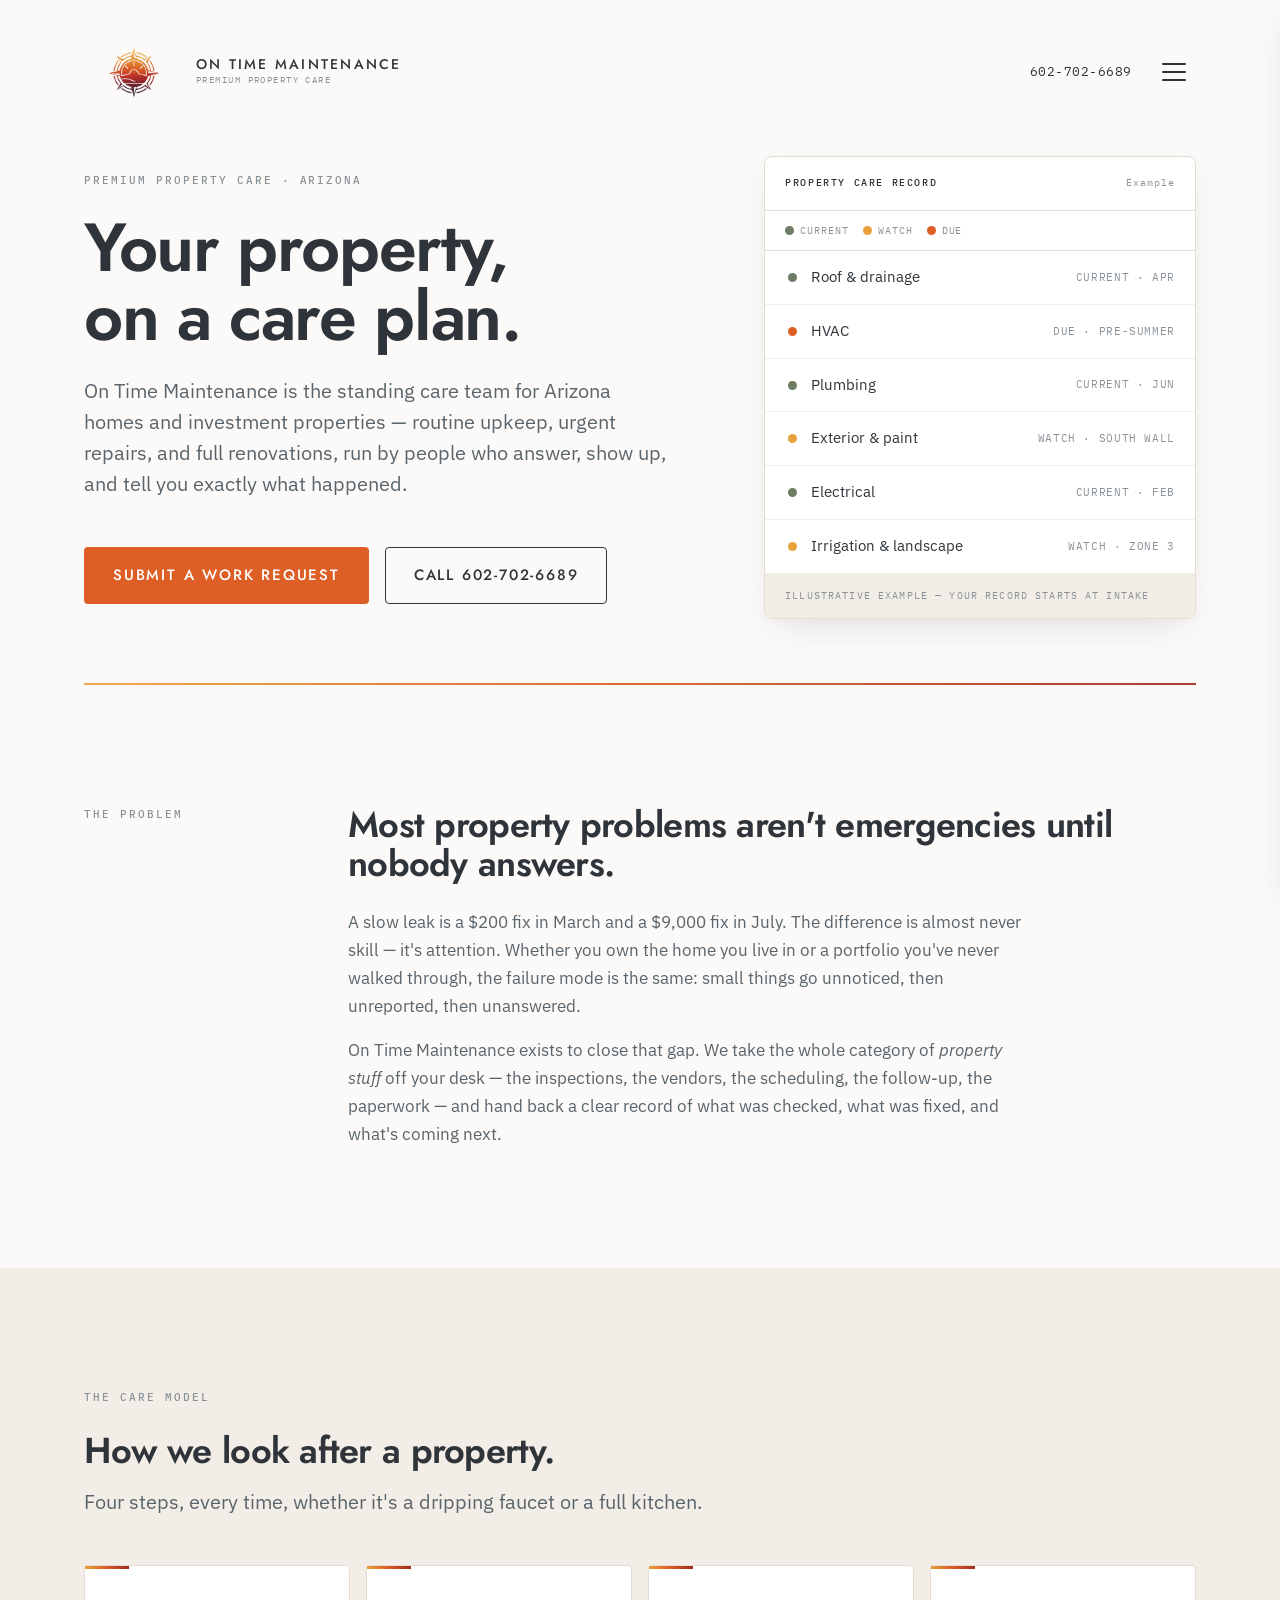
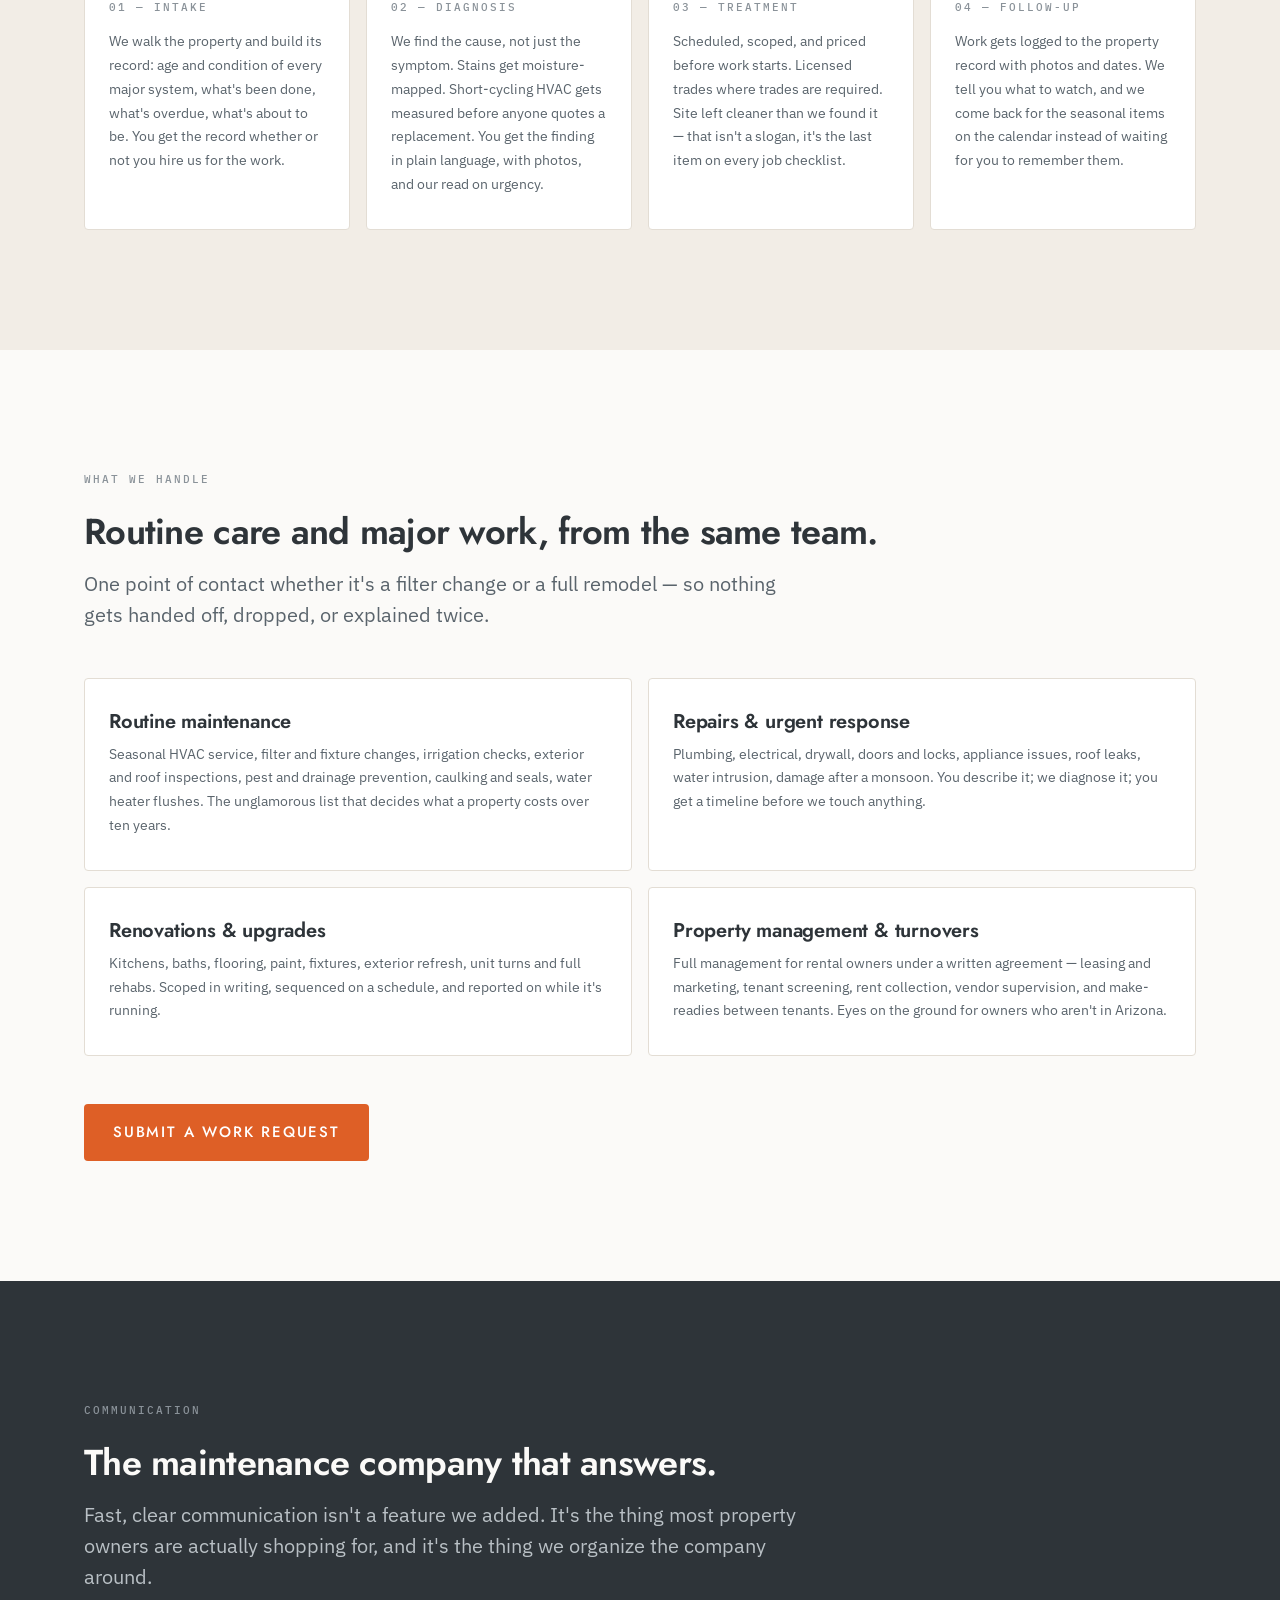
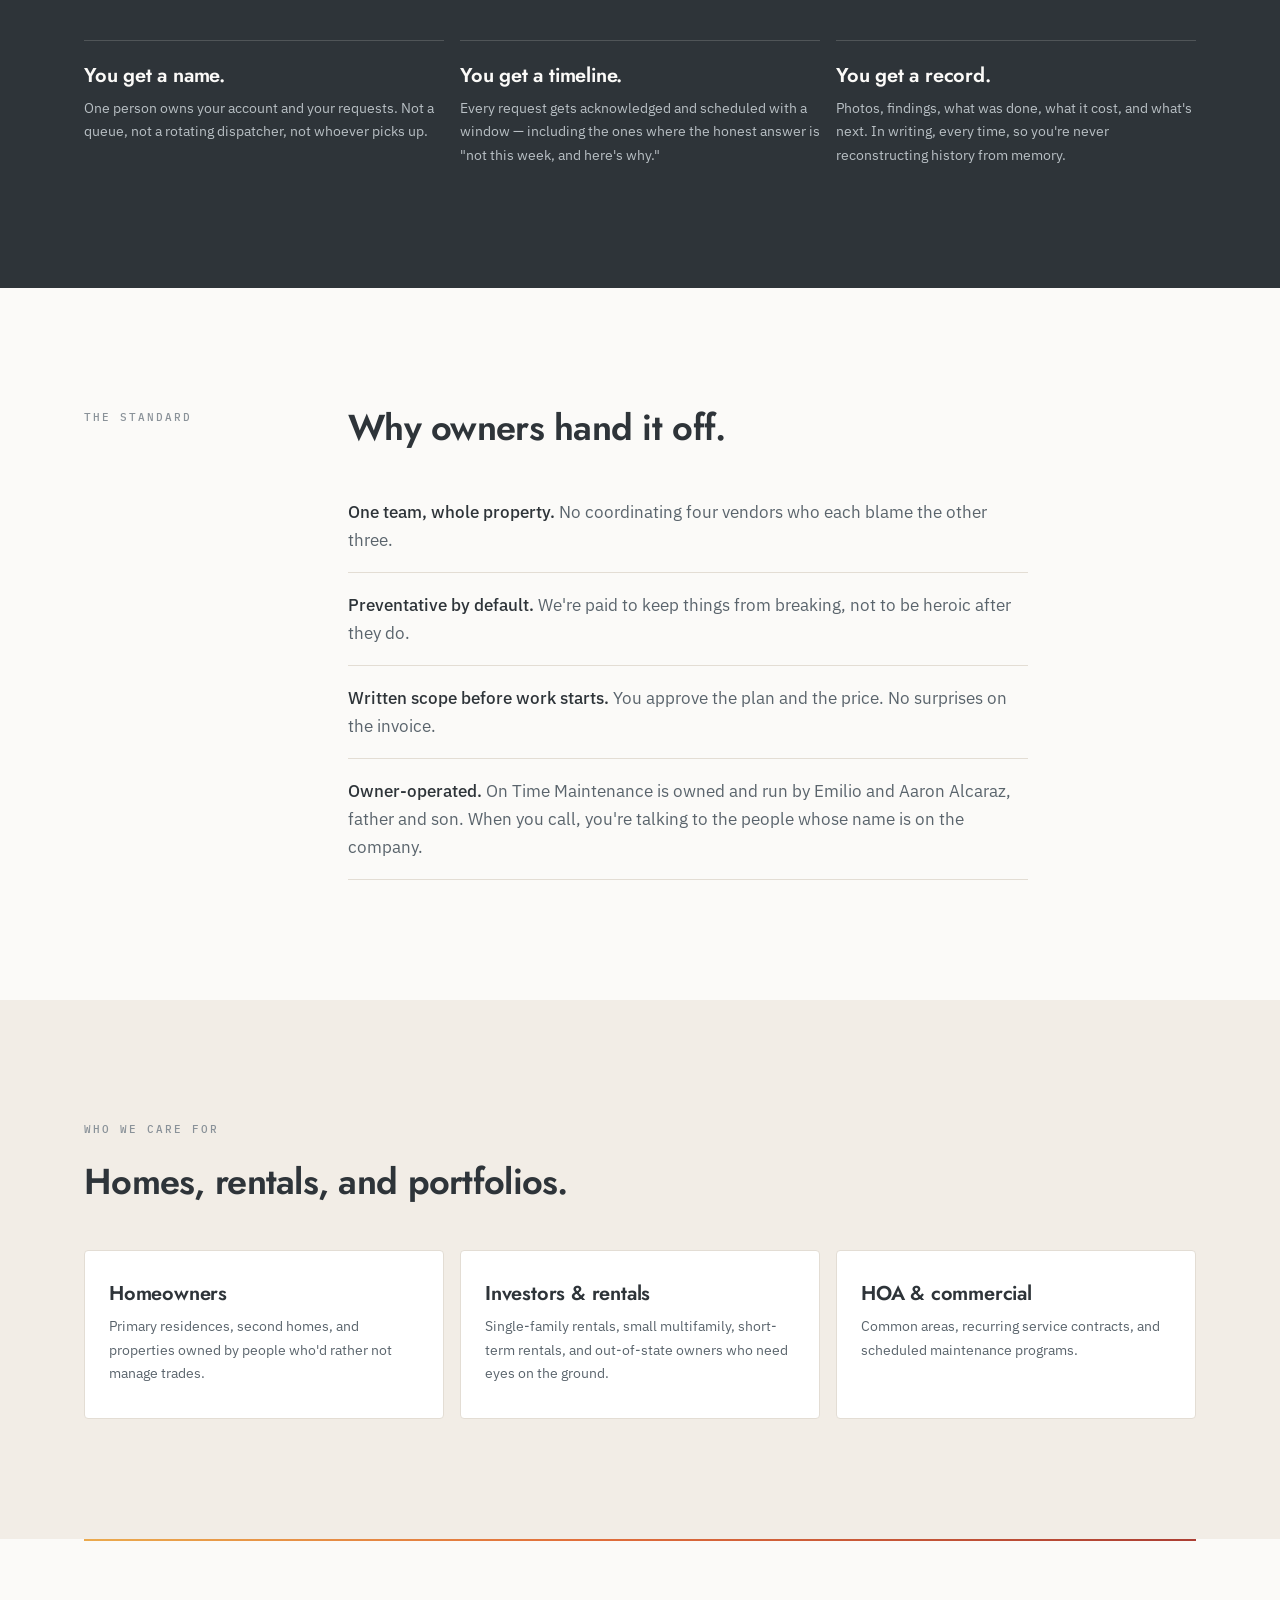
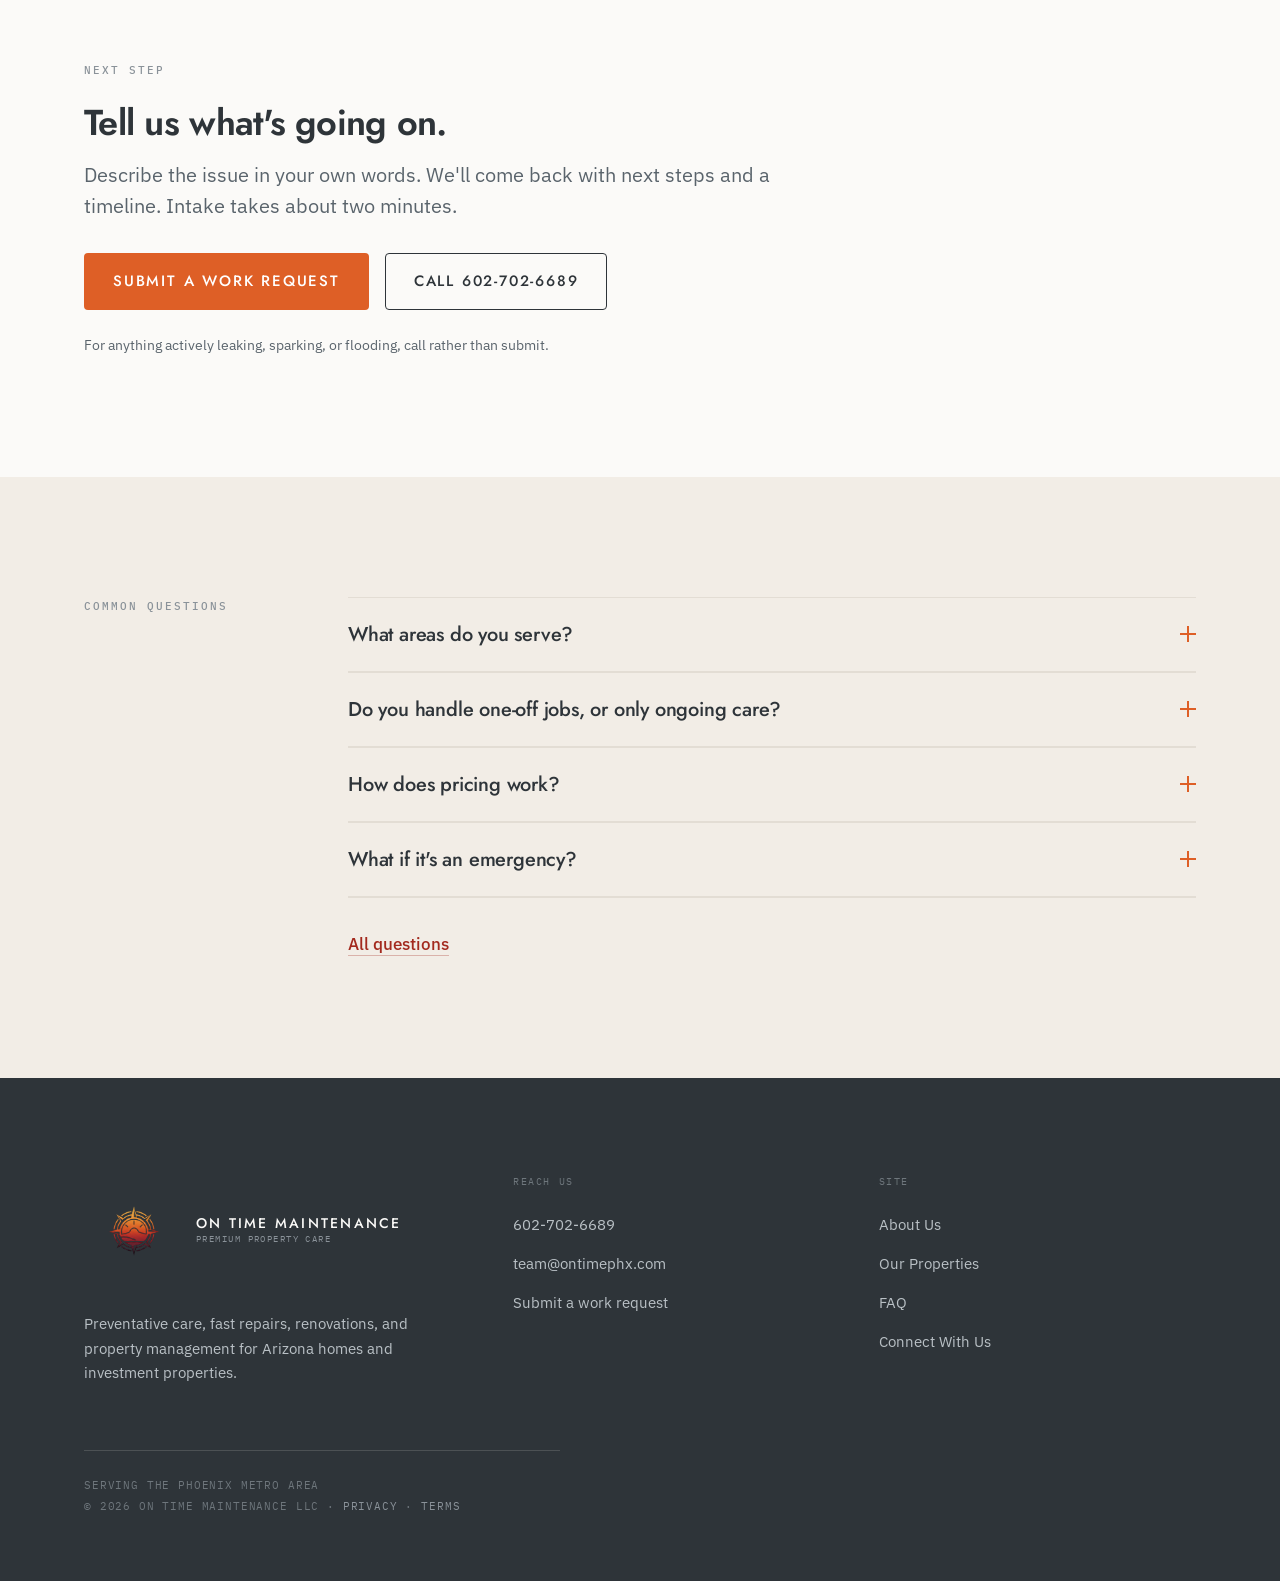
<file: index.html>
<!DOCTYPE html>
<html lang="en">
<head>
<meta charset="utf-8">
<meta name="viewport" content="width=device-width, initial-scale=1">
<title>On Time Maintenance — Premium Property Care in Phoenix, Arizona</title>
<meta name="description" content="Preventative maintenance, fast repairs, renovations, and property management for Arizona homes and investment properties. The maintenance company that answers.">
<link rel="canonical" href="https://ontimephx.com/">
<meta property="og:title" content="On Time Maintenance — Premium Property Care in Phoenix, Arizona">
<meta property="og:description" content="Preventative maintenance, fast repairs, renovations, and property management for Arizona homes and investment properties. The maintenance company that answers.">
<meta property="og:type" content="website">
<meta name="theme-color" content="#FBFAF8">
<link rel="icon" href="/favicon.png" type="image/png">
<link rel="preconnect" href="https://fonts.googleapis.com">
<link rel="preconnect" href="https://fonts.gstatic.com" crossorigin>
<link href="https://fonts.googleapis.com/css2?family=Jost:wght@400;500;600&family=IBM+Plex+Mono:wght@400;500&family=IBM+Plex+Sans:wght@400;500;600&display=swap" rel="stylesheet">
<link rel="stylesheet" href="/css/site.css">
<script type="application/ld+json">
{"@context":"https://schema.org","@type":"LocalBusiness","name":"On Time Maintenance LLC","description":"Premium property care for Arizona homes and investment properties — routine maintenance, urgent repairs, renovations, and property management.","telephone":"+16027026689","areaServed":"Phoenix, Arizona","address":{"@type":"PostalAddress","addressLocality":"Phoenix","addressRegion":"AZ","addressCountry":"US"},"url":"https://REPLACE-WITH-YOUR-DOMAIN.com/"}
</script>
</head>
<body>
<header id="hdr">
  <div class="bar">
    <a class="brand" href="/" aria-label="On Time Maintenance, home">
      <img src="/img/otm-logo.png" alt="On Time Maintenance" class="logo-img">
      <span><b>On Time Maintenance</b><span>Premium Property Care</span></span>
    </a>
    <div class="bar-right">
      <a class="tel" href="tel:+16027026689">602-702-6689</a>
      <button class="burger" id="burger" aria-expanded="false" aria-controls="menu" aria-label="Open menu"><span><i></i><i></i><i></i></span></button>
    </div>
  </div>
</header>
<div class="scrim" id="scrim" hidden></div>
<nav class="panel" id="menu" role="dialog" aria-modal="true" aria-label="Main menu" hidden>
  <div class="panel-head"><button class="burger" id="closeBtn" aria-label="Close menu"><span><i></i><i></i><i></i></span></button></div>
  <div class="panel-nav">
    <a href="/about"><em>About Us</em><small>Who you're handing it to</small></a>
    <a href="/properties"><em>Our Properties</em><small>What we look after</small></a>
    <a href="/faq"><em>FAQ</em><small>How this works</small></a>
    <a href="/request"><em>Submit Work Request</em><small>Start a request</small></a>
    <a href="/connect"><em>Connect With Us</em><small>Call or email</small></a>
  </div>
  <div class="panel-foot">
    <a class="btn btn--primary btn--full" href="/request">Submit a work request</a>
    <a class="contact-row" href="tel:+16027026689"><small>Call</small><b>602-702-6689</b></a>
    <a class="contact-row" href="#" data-email><small>Email</small><b></b></a>
    <p class="panel-note">Serving the Phoenix metro area<br>On Time Maintenance LLC · Phoenix, Arizona</p>
  </div>
</nav>
<main id="top">
<section class="hero">
  <div class="wrap hero-grid">
    <div>
      <p class="eyebrow">Premium Property Care · Arizona</p>
      <h1>Your property,<br>on a care plan.</h1>
      <p class="lead">On Time Maintenance is the standing care team for Arizona homes and investment properties — routine upkeep, urgent repairs, and full renovations, run by people who answer, show up, and tell you exactly what happened.</p>
      <div class="hero-cta">
        <a class="btn btn--primary" href="/request">Submit a work request</a>
        <a class="btn btn--secondary" href="tel:+16027026689">Call 602-702-6689</a>
      </div>
    </div>
    <div class="chart" aria-label="Illustrative property care record">
      <div class="chart-top"><b>Property Care Record</b><i>Example</i></div>
      <div class="legend"><b><span class="dot"></span>Current</b><b><span class="dot dot--watch"></span>Watch</b><b><span class="dot dot--due"></span>Due</b></div>
      <div class="chart-row"><span class="dot" aria-hidden="true"></span><span>Roof &amp; drainage</span><time>Current · Apr</time></div>
      <div class="chart-row"><span class="dot dot--due" aria-hidden="true"></span><span>HVAC</span><time>Due · pre-summer</time></div>
      <div class="chart-row"><span class="dot" aria-hidden="true"></span><span>Plumbing</span><time>Current · Jun</time></div>
      <div class="chart-row"><span class="dot dot--watch" aria-hidden="true"></span><span>Exterior &amp; paint</span><time>Watch · south wall</time></div>
      <div class="chart-row"><span class="dot" aria-hidden="true"></span><span>Electrical</span><time>Current · Feb</time></div>
      <div class="chart-row"><span class="dot dot--watch" aria-hidden="true"></span><span>Irrigation &amp; landscape</span><time>Watch · zone 3</time></div>
      <div class="chart-foot">Illustrative example — your record starts at intake</div>
    </div>
  </div>
</section>
<div class="wrap"><hr class="rule"></div>

<section>
  <div class="wrap split">
    <p class="eyebrow">The problem</p>
    <div class="prose">
      <h2>Most property problems aren't emergencies until nobody answers.</h2>
      <p class="mt3">A slow leak is a $200 fix in March and a $9,000 fix in July. The difference is almost never skill — it's attention. Whether you own the home you live in or a portfolio you've never walked through, the failure mode is the same: small things go unnoticed, then unreported, then unanswered.</p>
      <p>On Time Maintenance exists to close that gap. We take the whole category of <em>property stuff</em> off your desk — the inspections, the vendors, the scheduling, the follow-up, the paperwork — and hand back a clear record of what was checked, what was fixed, and what's coming next.</p>
    </div>
  </div>
</section>

<section class="sand">
  <div class="wrap">
    <p class="eyebrow">The care model</p>
    <h2 class="h2-gap">How we look after a property.</h2>
    <p class="lead">Four steps, every time, whether it's a dripping faucet or a full kitchen.</p>
    <div class="cards cards--4">
      <div class="card step"><span class="eyebrow">01 — Intake</span><p>We walk the property and build its record: age and condition of every major system, what's been done, what's overdue, what's about to be. You get the record whether or not you hire us for the work.</p></div>
      <div class="card step"><span class="eyebrow">02 — Diagnosis</span><p>We find the cause, not just the symptom. Stains get moisture-mapped. Short-cycling HVAC gets measured before anyone quotes a replacement. You get the finding in plain language, with photos, and our read on urgency.</p></div>
      <div class="card step"><span class="eyebrow">03 — Treatment</span><p>Scheduled, scoped, and priced before work starts. Licensed trades where trades are required. Site left cleaner than we found it — that isn't a slogan, it's the last item on every job checklist.</p></div>
      <div class="card step"><span class="eyebrow">04 — Follow-up</span><p>Work gets logged to the property record with photos and dates. We tell you what to watch, and we come back for the seasonal items on the calendar instead of waiting for you to remember them.</p></div>
    </div>
  </div>
</section>

<section>
  <div class="wrap">
    <p class="eyebrow">What we handle</p>
    <h2 class="h2-gap">Routine care and major work, from the same team.</h2>
    <p class="lead">One point of contact whether it's a filter change or a full remodel — so nothing gets handed off, dropped, or explained twice.</p>
    <div class="cards cards--2">
      <div class="card"><h3>Routine maintenance</h3><p>Seasonal HVAC service, filter and fixture changes, irrigation checks, exterior and roof inspections, pest and drainage prevention, caulking and seals, water heater flushes. The unglamorous list that decides what a property costs over ten years.</p></div>
      <div class="card"><h3>Repairs &amp; urgent response</h3><p>Plumbing, electrical, drywall, doors and locks, appliance issues, roof leaks, water intrusion, damage after a monsoon. You describe it; we diagnose it; you get a timeline before we touch anything.</p></div>
      <div class="card"><h3>Renovations &amp; upgrades</h3><p>Kitchens, baths, flooring, paint, fixtures, exterior refresh, unit turns and full rehabs. Scoped in writing, sequenced on a schedule, and reported on while it's running.</p></div>
      <div class="card"><h3>Property management &amp; turnovers</h3><p>Full management for rental owners under a written agreement — leasing and marketing, tenant screening, rent collection, vendor supervision, and make-readies between tenants. Eyes on the ground for owners who aren't in Arizona.</p></div>
    </div>
    <div class="mt5"><a class="btn btn--primary" href="/request">Submit a work request</a></div>
  </div>
</section>

<section class="dark">
  <div class="wrap">
    <p class="eyebrow">Communication</p>
    <h2 class="h2-gap">The maintenance company that answers.</h2>
    <p class="lead" style="color:#B9C0C5">Fast, clear communication isn't a feature we added. It's the thing most property owners are actually shopping for, and it's the thing we organize the company around.</p>
    <div class="cards cards--3">
      <div class="card"><h3>You get a name.</h3><p>One person owns your account and your requests. Not a queue, not a rotating dispatcher, not whoever picks up.</p></div>
      <div class="card"><h3>You get a timeline.</h3><p>Every request gets acknowledged and scheduled with a window — including the ones where the honest answer is "not this week, and here's why."</p></div>
      <div class="card"><h3>You get a record.</h3><p>Photos, findings, what was done, what it cost, and what's next. In writing, every time, so you're never reconstructing history from memory.</p></div>
    </div>
  </div>
</section>

<section>
  <div class="wrap split">
    <p class="eyebrow">The standard</p>
    <div>
      <h2>Why owners hand it off.</h2>
      <div class="points mt4">
        <p><strong>One team, whole property.</strong> No coordinating four vendors who each blame the other three.</p>
        <p><strong>Preventative by default.</strong> We're paid to keep things from breaking, not to be heroic after they do.</p>
        <p><strong>Written scope before work starts.</strong> You approve the plan and the price. No surprises on the invoice.</p>
        <p><strong>Owner-operated.</strong> On Time Maintenance is owned and run by Emilio and Aaron Alcaraz, father and son. When you call, you're talking to the people whose name is on the company.</p>
      </div>
    </div>
  </div>
</section>

<section class="sand">
  <div class="wrap">
    <p class="eyebrow">Who we care for</p>
    <h2 class="h2-gap">Homes, rentals, and portfolios.</h2>
    <div class="cards cards--3">
      <a class="card card--link" href="/properties"><h3>Homeowners</h3><p>Primary residences, second homes, and properties owned by people who'd rather not manage trades.</p></a>
      <a class="card card--link" href="/properties"><h3>Investors &amp; rentals</h3><p>Single-family rentals, small multifamily, short-term rentals, and out-of-state owners who need eyes on the ground.</p></a>
      <a class="card card--link" href="/properties"><h3>HOA &amp; commercial</h3><p>Common areas, recurring service contracts, and scheduled maintenance programs.</p></a>
    </div>
  </div>
</section>

<div class="wrap"><hr class="rule"></div>
<section class="cta-block"><div class="wrap">
  <p class="eyebrow">Next step</p>
  <h2 class="h2-gap">Tell us what's going on.</h2>
  <p class="lead">Describe the issue in your own words. We'll come back with next steps and a timeline. Intake takes about two minutes.</p>
  <div class="hero-cta">
    <a class="btn btn--primary" href="/request">Submit a work request</a>
    <a class="btn btn--secondary" href="tel:+16027026689">Call 602-702-6689</a>
  </div>
  <p class="mt3" style="font-size:var(--step--1)">For anything actively leaking, sparking, or flooding, call rather than submit.</p>
</div></section>


<section class="sand">
  <div class="wrap split">
    <p class="eyebrow">Common questions</p>
    <div>
      <div class="acc">
        <div><button aria-expanded="false">What areas do you serve?<span class="plus"></span></button>
          <div class="body"><p>We serve the Phoenix metro area. If you're just outside it, submit a request anyway — we'll tell you straight whether we can take it on.</p></div></div>
        <div><button aria-expanded="false">Do you handle one-off jobs, or only ongoing care?<span class="plus"></span></button>
          <div class="body"><p>Both. Many clients start with a single repair and move to ongoing care once they've seen the work.</p></div></div>
        <div><button aria-expanded="false">How does pricing work?<span class="plus"></span></button>
          <div class="body"><p>Every job is scoped and quoted in writing before work begins, so you approve the plan and the price before anyone starts. Property management is billed under a written management agreement.</p></div></div>
        <div><button aria-expanded="false">What if it's an emergency?<span class="plus"></span></button>
          <div class="body"><p>Call rather than submitting a form — anything actively leaking, sparking, or flooding needs a person, not an inbox.</p></div></div>
      </div>
      <p class="mt4"><a class="inline" href="/faq">All questions</a></p>
    </div>
  </div>
</section>
</main>
<footer id="connect-footer">
  <div class="wrap foot-grid">
    <div>
      <a class="brand" href="/" style="margin-bottom:var(--s3)">
        <img src="/img/otm-logo.png" alt="On Time Maintenance" class="logo-img">
        <span><b>On Time Maintenance</b><span>Premium Property Care</span></span>
      </a>
      <p style="font-size:15px;max-width:36ch">Preventative care, fast repairs, renovations, and property management for Arizona homes and investment properties.</p>
    </div>
    <div>
      <p class="foot-label">Reach us</p>
      <a href="tel:+16027026689">602-702-6689</a>
      <a href="#" data-email></a>
      <a href="/request">Submit a work request</a>
    </div>
    <div>
      <p class="foot-label">Site</p>
      <a href="/about">About Us</a><a href="/properties">Our Properties</a>
      <a href="/faq">FAQ</a><a href="/connect">Connect With Us</a>
    </div>
  </div>
  <div class="wrap"><p class="foot-legal">
    Serving the Phoenix metro area<br>
    © 2026 On Time Maintenance LLC · <a href="/privacy">Privacy</a> · <a href="/terms">Terms</a>
  </p></div>
</footer>
<div class="sticky" id="sticky">
  <a class="btn btn--primary" href="/request">Submit request</a>
  <a class="btn btn--secondary" href="tel:+16027026689">Call</a>
</div>
<script src="/js/site.js"></script>
</body>
</html>
</file>
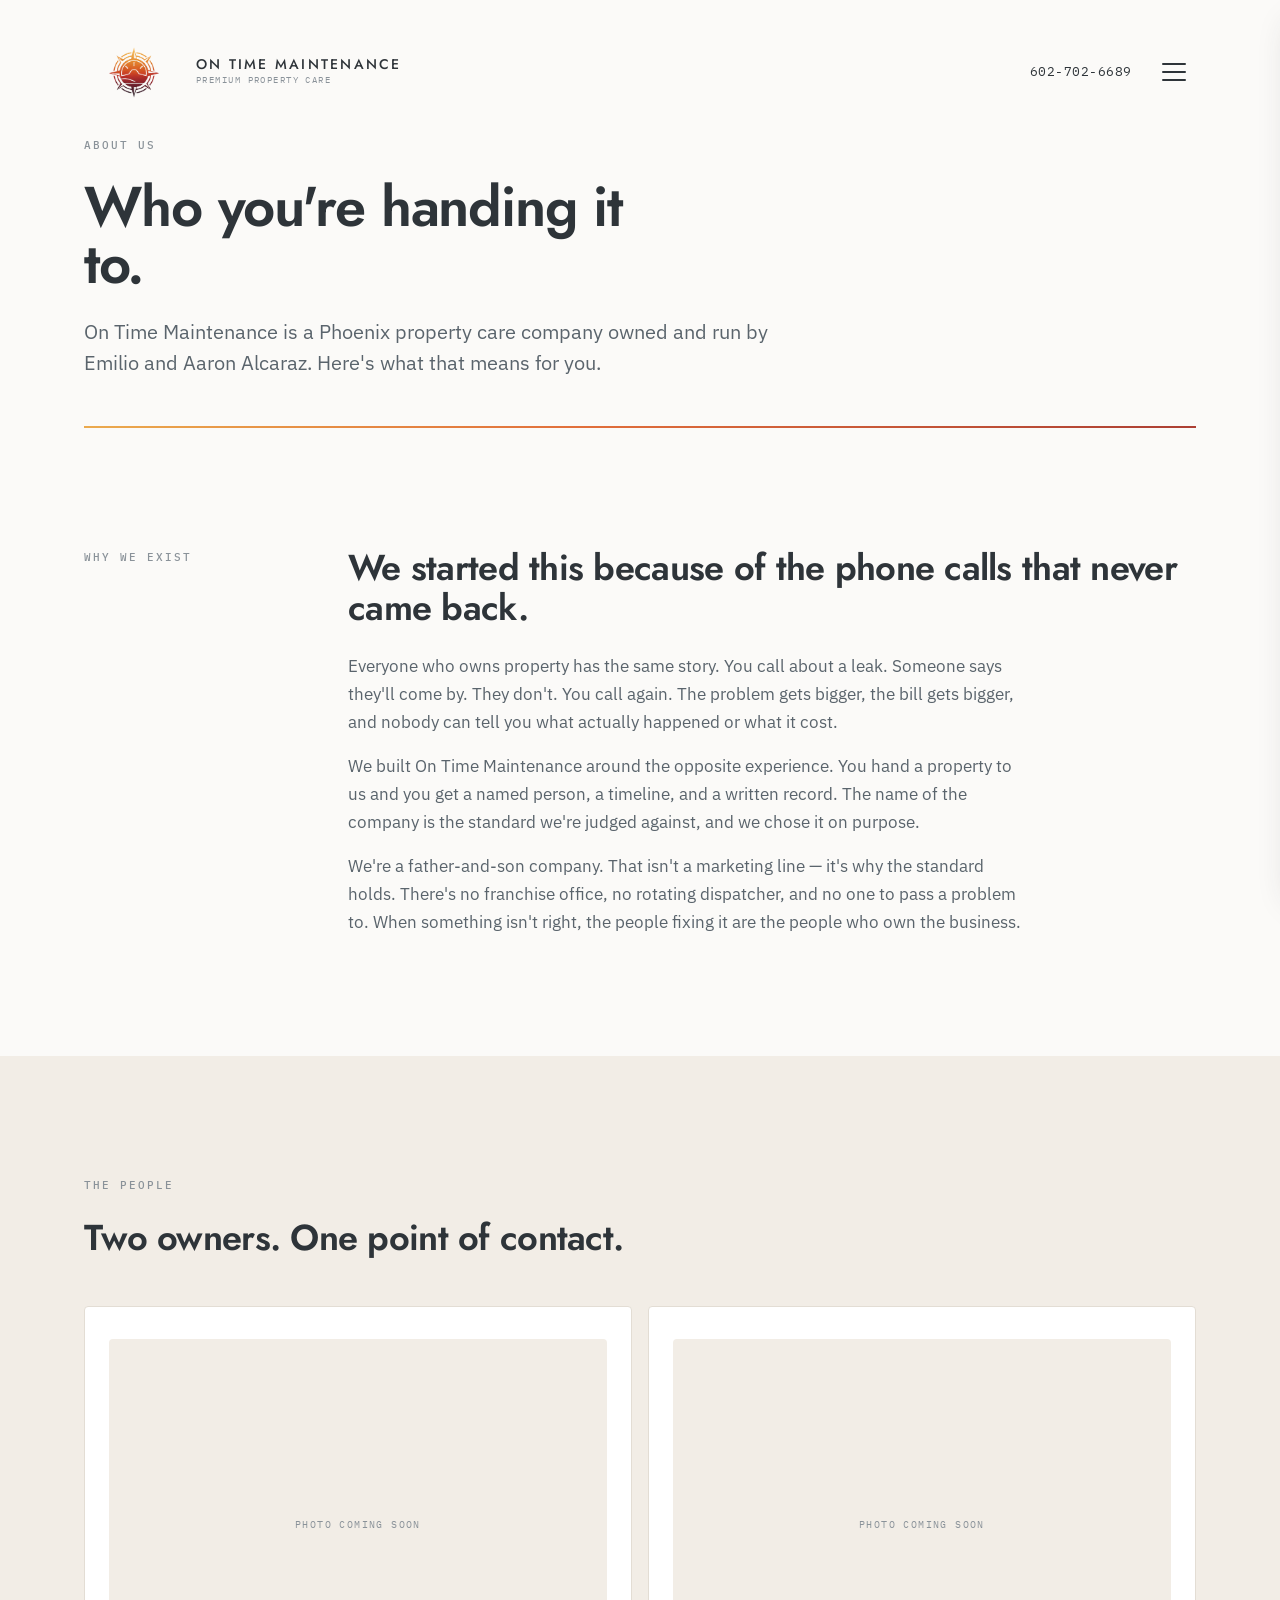
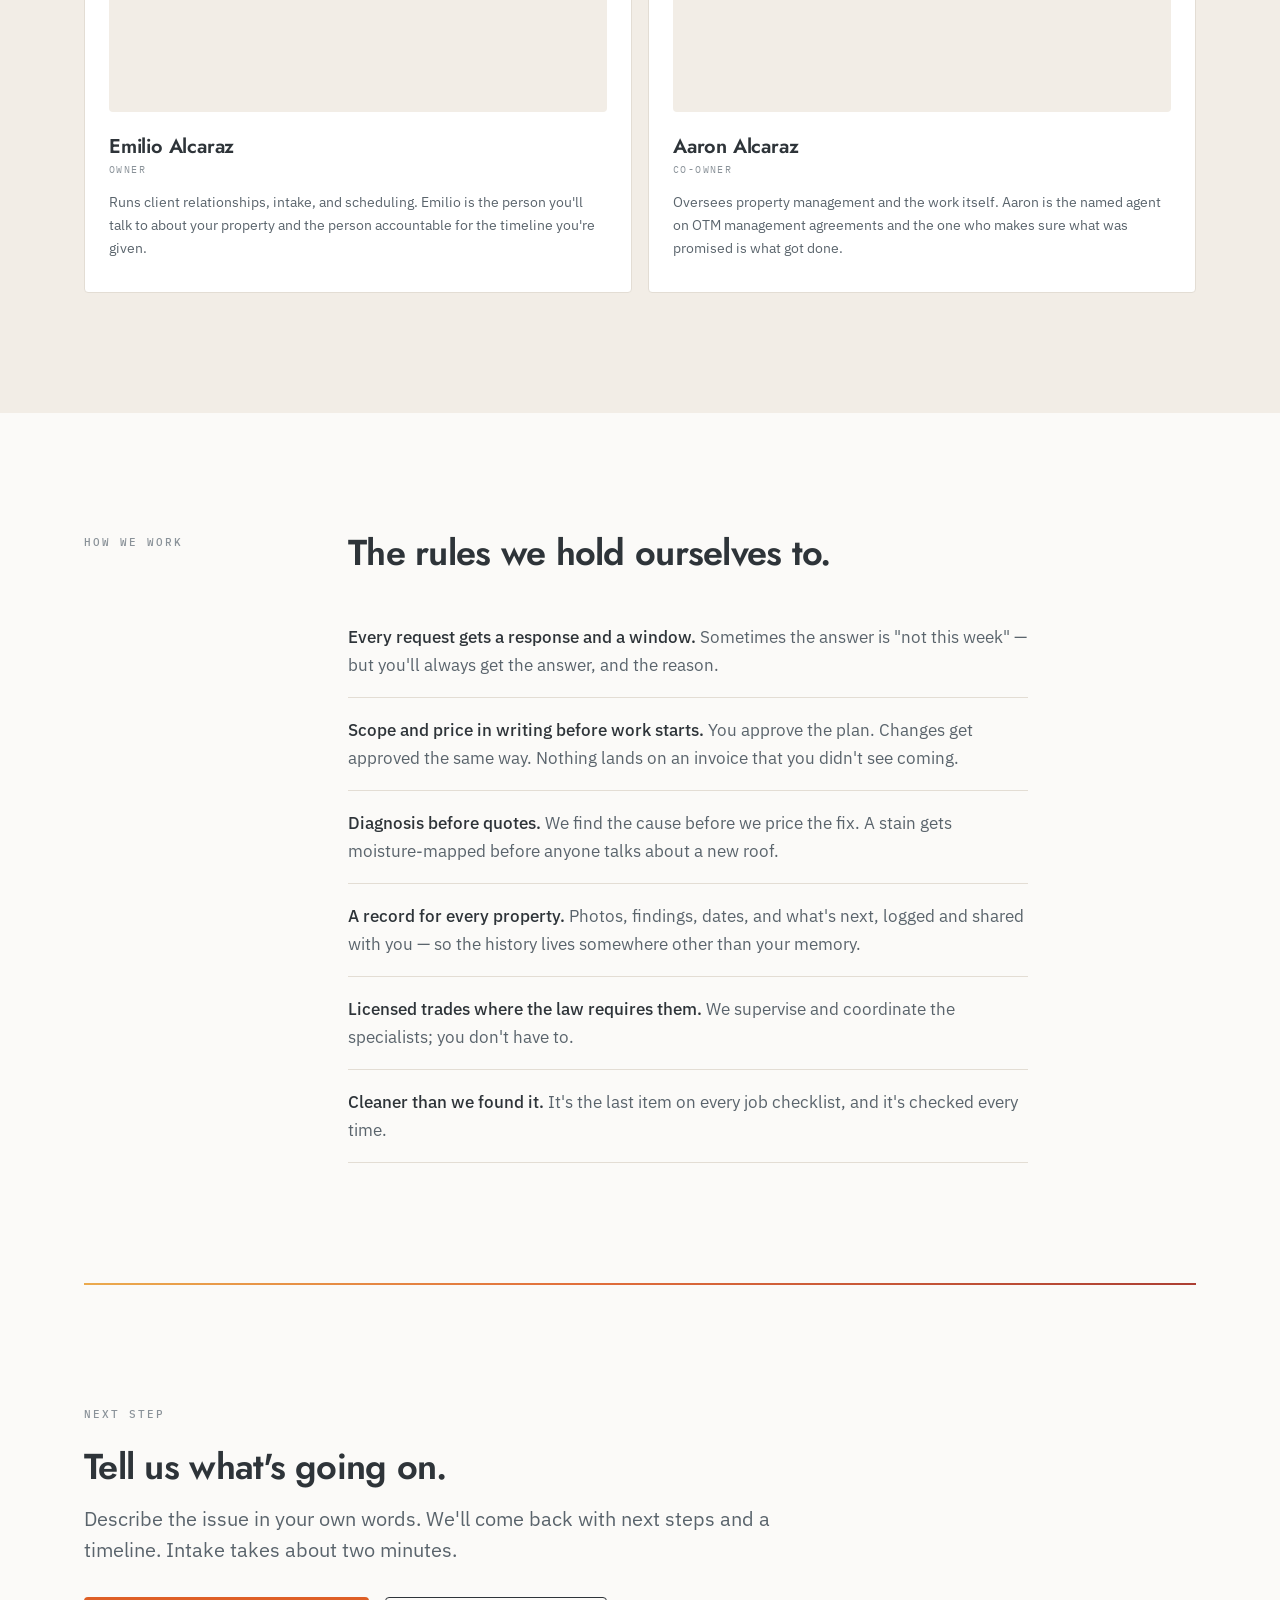
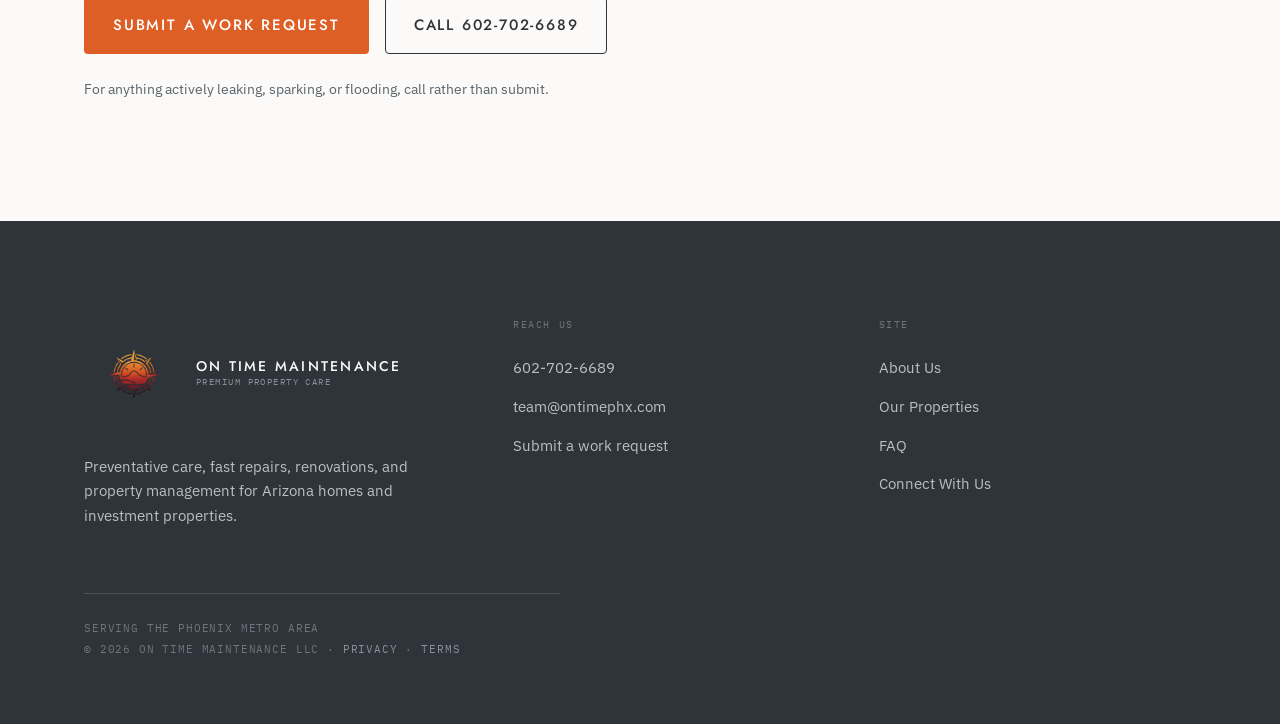
<file: about.html>
<!DOCTYPE html>
<html lang="en">
<head>
<meta charset="utf-8">
<meta name="viewport" content="width=device-width, initial-scale=1">
<title>About Us — On Time Maintenance</title>
<meta name="description" content="On Time Maintenance is a Phoenix property care company owned and run by Emilio and Aaron Alcaraz.">
<link rel="canonical" href="https://ontimephx.com/about">
<meta property="og:title" content="About Us — On Time Maintenance">
<meta property="og:description" content="On Time Maintenance is a Phoenix property care company owned and run by Emilio and Aaron Alcaraz.">
<meta property="og:type" content="website">
<meta name="theme-color" content="#FBFAF8">
<link rel="icon" href="/favicon.png" type="image/png">
<link rel="preconnect" href="https://fonts.googleapis.com">
<link rel="preconnect" href="https://fonts.gstatic.com" crossorigin>
<link href="https://fonts.googleapis.com/css2?family=Jost:wght@400;500;600&family=IBM+Plex+Mono:wght@400;500&family=IBM+Plex+Sans:wght@400;500;600&display=swap" rel="stylesheet">
<link rel="stylesheet" href="/css/site.css">
<script type="application/ld+json">
{"@context":"https://schema.org","@type":"LocalBusiness","name":"On Time Maintenance LLC","description":"Premium property care for Arizona homes and investment properties — routine maintenance, urgent repairs, renovations, and property management.","telephone":"+16027026689","areaServed":"Phoenix, Arizona","address":{"@type":"PostalAddress","addressLocality":"Phoenix","addressRegion":"AZ","addressCountry":"US"},"url":"https://REPLACE-WITH-YOUR-DOMAIN.com/"}
</script>
</head>
<body>
<header id="hdr">
  <div class="bar">
    <a class="brand" href="/" aria-label="On Time Maintenance, home">
      <img src="/img/otm-logo.png" alt="On Time Maintenance" class="logo-img">
      <span><b>On Time Maintenance</b><span>Premium Property Care</span></span>
    </a>
    <div class="bar-right">
      <a class="tel" href="tel:+16027026689">602-702-6689</a>
      <button class="burger" id="burger" aria-expanded="false" aria-controls="menu" aria-label="Open menu"><span><i></i><i></i><i></i></span></button>
    </div>
  </div>
</header>
<div class="scrim" id="scrim" hidden></div>
<nav class="panel" id="menu" role="dialog" aria-modal="true" aria-label="Main menu" hidden>
  <div class="panel-head"><button class="burger" id="closeBtn" aria-label="Close menu"><span><i></i><i></i><i></i></span></button></div>
  <div class="panel-nav">
    <a href="/about"><em>About Us</em><small>Who you're handing it to</small></a>
    <a href="/properties"><em>Our Properties</em><small>What we look after</small></a>
    <a href="/faq"><em>FAQ</em><small>How this works</small></a>
    <a href="/request"><em>Submit Work Request</em><small>Start a request</small></a>
    <a href="/connect"><em>Connect With Us</em><small>Call or email</small></a>
  </div>
  <div class="panel-foot">
    <a class="btn btn--primary btn--full" href="/request">Submit a work request</a>
    <a class="contact-row" href="tel:+16027026689"><small>Call</small><b>602-702-6689</b></a>
    <a class="contact-row" href="#" data-email><small>Email</small><b></b></a>
    <p class="panel-note">Serving the Phoenix metro area<br>On Time Maintenance LLC · Phoenix, Arizona</p>
  </div>
</nav>
<main id="top">
<section class="page-hero "><div class="wrap">
  <p class="eyebrow">About Us</p>
  <h1>Who you're handing it to.</h1>
  <p class="lead">On Time Maintenance is a Phoenix property care company owned and run by Emilio and Aaron Alcaraz. Here's what that means for you.</p>
</div></section>
<div class="wrap"><hr class="rule"></div>

<section>
  <div class="wrap split">
    <p class="eyebrow">Why we exist</p>
    <div class="prose">
      <h2>We started this because of the phone calls that never came back.</h2>
      <p class="mt3">Everyone who owns property has the same story. You call about a leak. Someone says they'll come by. They don't. You call again. The problem gets bigger, the bill gets bigger, and nobody can tell you what actually happened or what it cost.</p>
      <p>We built On Time Maintenance around the opposite experience. You hand a property to us and you get a named person, a timeline, and a written record. The name of the company is the standard we're judged against, and we chose it on purpose.</p>
      <p>We're a father-and-son company. That isn't a marketing line — it's why the standard holds. There's no franchise office, no rotating dispatcher, and no one to pass a problem to. When something isn't right, the people fixing it are the people who own the business.</p>
    </div>
  </div>
</section>

<section class="sand">
  <div class="wrap">
    <p class="eyebrow">The people</p>
    <h2 class="h2-gap">Two owners. One point of contact.</h2>
    <div class="people">
      <div class="person">
        <div class="photo" role="img" aria-label="Photo of Emilio Alcaraz coming soon">Photo coming soon</div>
        <h3>Emilio Alcaraz</h3><small>Owner</small>
        <p>Runs client relationships, intake, and scheduling. Emilio is the person you'll talk to about your property and the person accountable for the timeline you're given.</p>
      </div>
      <div class="person">
        <div class="photo" role="img" aria-label="Photo of Aaron Alcaraz coming soon">Photo coming soon</div>
        <h3>Aaron Alcaraz</h3><small>Co-owner</small>
        <p>Oversees property management and the work itself. Aaron is the named agent on OTM management agreements and the one who makes sure what was promised is what got done.</p>
      </div>
    </div>
  </div>
</section>

<section>
  <div class="wrap split">
    <p class="eyebrow">How we work</p>
    <div>
      <h2>The rules we hold ourselves to.</h2>
      <div class="points mt4">
        <p><strong>Every request gets a response and a window.</strong> Sometimes the answer is "not this week" — but you'll always get the answer, and the reason.</p>
        <p><strong>Scope and price in writing before work starts.</strong> You approve the plan. Changes get approved the same way. Nothing lands on an invoice that you didn't see coming.</p>
        <p><strong>Diagnosis before quotes.</strong> We find the cause before we price the fix. A stain gets moisture-mapped before anyone talks about a new roof.</p>
        <p><strong>A record for every property.</strong> Photos, findings, dates, and what's next, logged and shared with you — so the history lives somewhere other than your memory.</p>
        <p><strong>Licensed trades where the law requires them.</strong> We supervise and coordinate the specialists; you don't have to.</p>
        <p><strong>Cleaner than we found it.</strong> It's the last item on every job checklist, and it's checked every time.</p>
      </div>
    </div>
  </div>
</section>
<div class="wrap"><hr class="rule"></div>
<section class="cta-block"><div class="wrap">
  <p class="eyebrow">Next step</p>
  <h2 class="h2-gap">Tell us what's going on.</h2>
  <p class="lead">Describe the issue in your own words. We'll come back with next steps and a timeline. Intake takes about two minutes.</p>
  <div class="hero-cta">
    <a class="btn btn--primary" href="/request">Submit a work request</a>
    <a class="btn btn--secondary" href="tel:+16027026689">Call 602-702-6689</a>
  </div>
  <p class="mt3" style="font-size:var(--step--1)">For anything actively leaking, sparking, or flooding, call rather than submit.</p>
</div></section>

</main>
<footer id="connect-footer">
  <div class="wrap foot-grid">
    <div>
      <a class="brand" href="/" style="margin-bottom:var(--s3)">
        <img src="/img/otm-logo.png" alt="On Time Maintenance" class="logo-img">
        <span><b>On Time Maintenance</b><span>Premium Property Care</span></span>
      </a>
      <p style="font-size:15px;max-width:36ch">Preventative care, fast repairs, renovations, and property management for Arizona homes and investment properties.</p>
    </div>
    <div>
      <p class="foot-label">Reach us</p>
      <a href="tel:+16027026689">602-702-6689</a>
      <a href="#" data-email></a>
      <a href="/request">Submit a work request</a>
    </div>
    <div>
      <p class="foot-label">Site</p>
      <a href="/about">About Us</a><a href="/properties">Our Properties</a>
      <a href="/faq">FAQ</a><a href="/connect">Connect With Us</a>
    </div>
  </div>
  <div class="wrap"><p class="foot-legal">
    Serving the Phoenix metro area<br>
    © 2026 On Time Maintenance LLC · <a href="/privacy">Privacy</a> · <a href="/terms">Terms</a>
  </p></div>
</footer>
<div class="sticky" id="sticky">
  <a class="btn btn--primary" href="/request">Submit request</a>
  <a class="btn btn--secondary" href="tel:+16027026689">Call</a>
</div>
<script src="/js/site.js"></script>
</body>
</html>
</file>
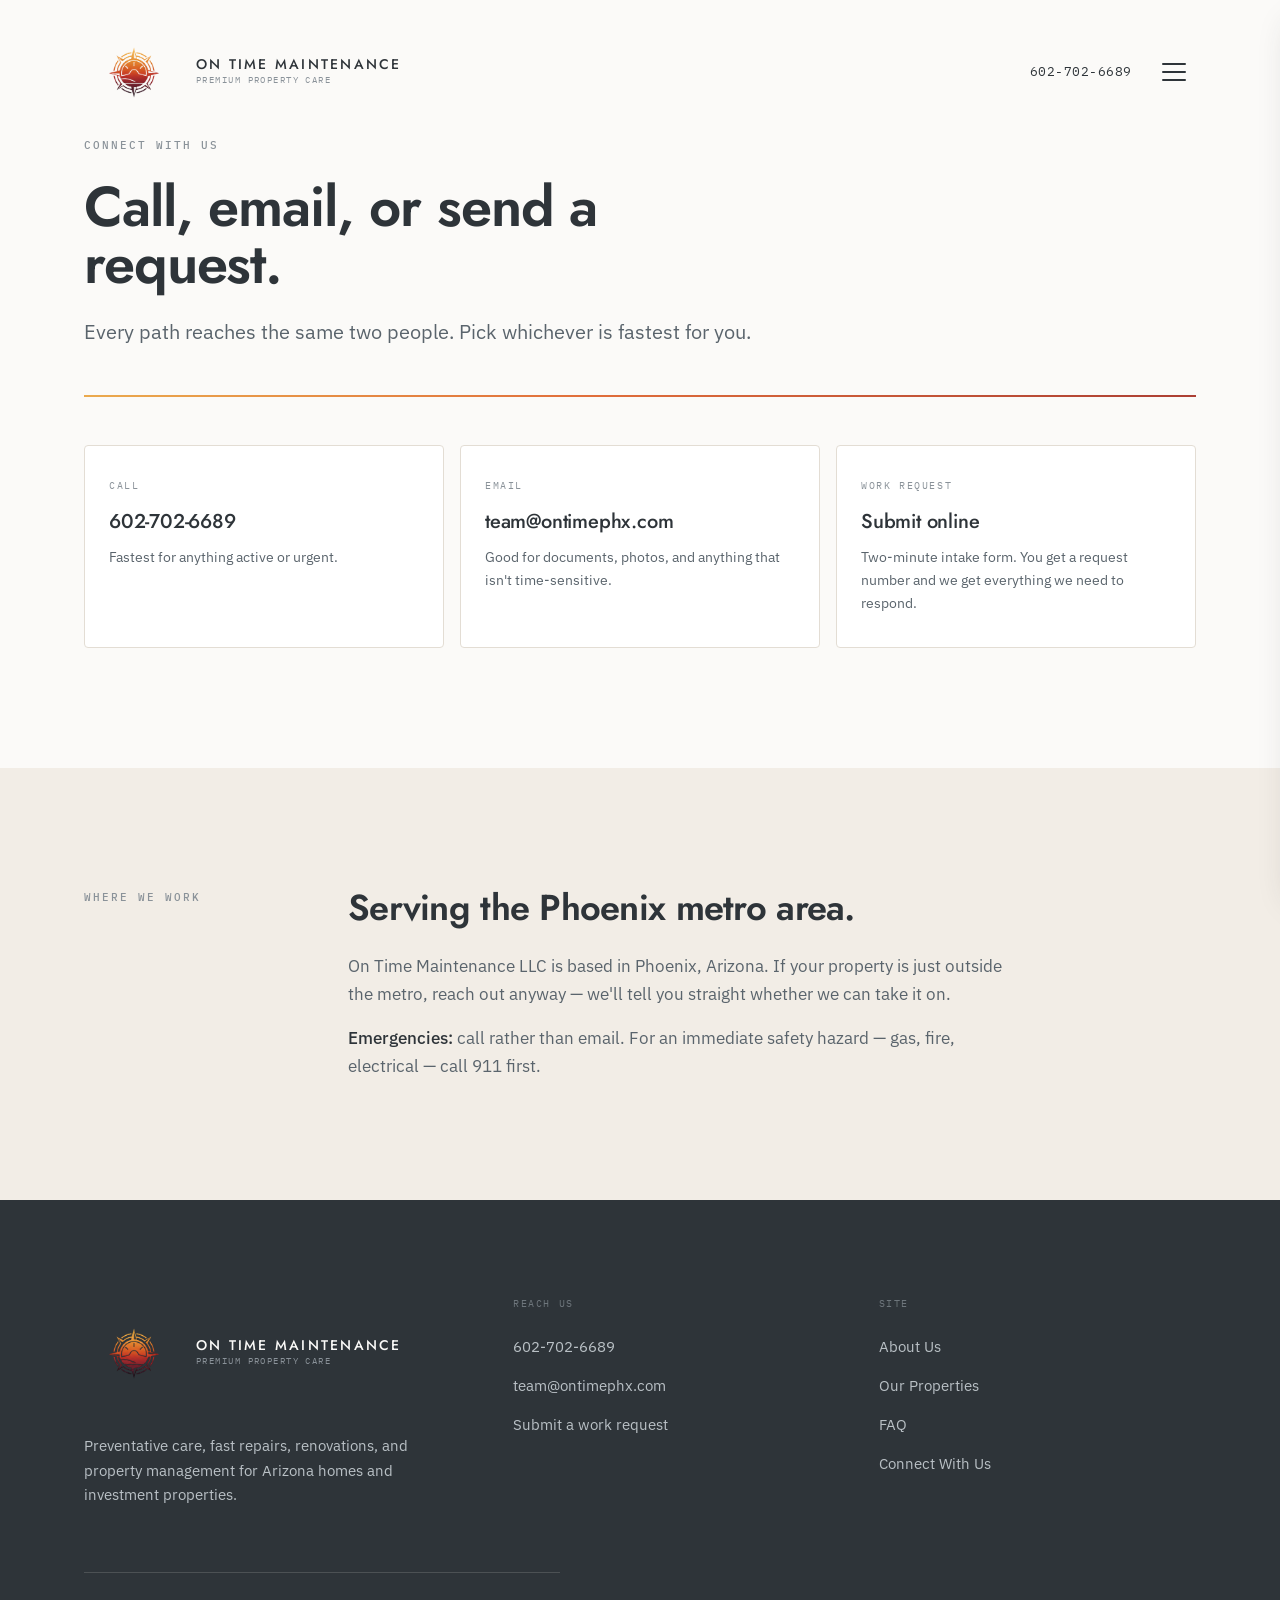
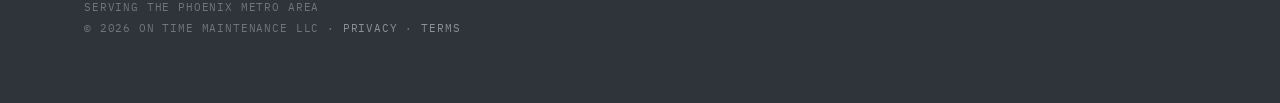
<file: connect.html>
<!DOCTYPE html>
<html lang="en">
<head>
<meta charset="utf-8">
<meta name="viewport" content="width=device-width, initial-scale=1">
<title>Connect With Us — On Time Maintenance</title>
<meta name="description" content="Call, email, or submit a work request. Serving the Phoenix metro area.">
<link rel="canonical" href="https://ontimephx.com/connect">
<meta property="og:title" content="Connect With Us — On Time Maintenance">
<meta property="og:description" content="Call, email, or submit a work request. Serving the Phoenix metro area.">
<meta property="og:type" content="website">
<meta name="theme-color" content="#FBFAF8">
<link rel="icon" href="/favicon.png" type="image/png">
<link rel="preconnect" href="https://fonts.googleapis.com">
<link rel="preconnect" href="https://fonts.gstatic.com" crossorigin>
<link href="https://fonts.googleapis.com/css2?family=Jost:wght@400;500;600&family=IBM+Plex+Mono:wght@400;500&family=IBM+Plex+Sans:wght@400;500;600&display=swap" rel="stylesheet">
<link rel="stylesheet" href="/css/site.css">
<script type="application/ld+json">
{"@context":"https://schema.org","@type":"LocalBusiness","name":"On Time Maintenance LLC","description":"Premium property care for Arizona homes and investment properties — routine maintenance, urgent repairs, renovations, and property management.","telephone":"+16027026689","areaServed":"Phoenix, Arizona","address":{"@type":"PostalAddress","addressLocality":"Phoenix","addressRegion":"AZ","addressCountry":"US"},"url":"https://REPLACE-WITH-YOUR-DOMAIN.com/"}
</script>
</head>
<body>
<header id="hdr">
  <div class="bar">
    <a class="brand" href="/" aria-label="On Time Maintenance, home">
      <img src="/img/otm-logo.png" alt="On Time Maintenance" class="logo-img">
      <span><b>On Time Maintenance</b><span>Premium Property Care</span></span>
    </a>
    <div class="bar-right">
      <a class="tel" href="tel:+16027026689">602-702-6689</a>
      <button class="burger" id="burger" aria-expanded="false" aria-controls="menu" aria-label="Open menu"><span><i></i><i></i><i></i></span></button>
    </div>
  </div>
</header>
<div class="scrim" id="scrim" hidden></div>
<nav class="panel" id="menu" role="dialog" aria-modal="true" aria-label="Main menu" hidden>
  <div class="panel-head"><button class="burger" id="closeBtn" aria-label="Close menu"><span><i></i><i></i><i></i></span></button></div>
  <div class="panel-nav">
    <a href="/about"><em>About Us</em><small>Who you're handing it to</small></a>
    <a href="/properties"><em>Our Properties</em><small>What we look after</small></a>
    <a href="/faq"><em>FAQ</em><small>How this works</small></a>
    <a href="/request"><em>Submit Work Request</em><small>Start a request</small></a>
    <a href="/connect"><em>Connect With Us</em><small>Call or email</small></a>
  </div>
  <div class="panel-foot">
    <a class="btn btn--primary btn--full" href="/request">Submit a work request</a>
    <a class="contact-row" href="tel:+16027026689"><small>Call</small><b>602-702-6689</b></a>
    <a class="contact-row" href="#" data-email><small>Email</small><b></b></a>
    <p class="panel-note">Serving the Phoenix metro area<br>On Time Maintenance LLC · Phoenix, Arizona</p>
  </div>
</nav>
<main id="top">
<section class="page-hero "><div class="wrap">
  <p class="eyebrow">Connect With Us</p>
  <h1>Call, email, or send a request.</h1>
  <p class="lead">Every path reaches the same two people. Pick whichever is fastest for you.</p>
</div></section>
<div class="wrap"><hr class="rule"></div>

<section style="padding-top:var(--s5)">
  <div class="wrap">
    <div class="contact-cards" style="margin-top:0">
      <a class="contact-card" href="tel:+16027026689"><small>Call</small><b>602-702-6689</b><p>Fastest for anything active or urgent.</p></a>
      <a class="contact-card" href="#" data-email><small>Email</small><b data-email></b><p>Good for documents, photos, and anything that isn't time-sensitive.</p></a>
      <a class="contact-card" href="/request"><small>Work request</small><b>Submit online</b><p>Two-minute intake form. You get a request number and we get everything we need to respond.</p></a>
    </div>
  </div>
</section>
<section class="sand">
  <div class="wrap split">
    <p class="eyebrow">Where we work</p>
    <div class="prose">
      <h2>Serving the Phoenix metro area.</h2>
      <p class="mt3">On Time Maintenance LLC is based in Phoenix, Arizona. If your property is just outside the metro, reach out anyway — we'll tell you straight whether we can take it on.</p>
      <p><strong>Emergencies:</strong> call rather than email. For an immediate safety hazard — gas, fire, electrical — call 911 first.</p>
    </div>
  </div>
</section>
</main>
<footer id="connect-footer">
  <div class="wrap foot-grid">
    <div>
      <a class="brand" href="/" style="margin-bottom:var(--s3)">
        <img src="/img/otm-logo.png" alt="On Time Maintenance" class="logo-img">
        <span><b>On Time Maintenance</b><span>Premium Property Care</span></span>
      </a>
      <p style="font-size:15px;max-width:36ch">Preventative care, fast repairs, renovations, and property management for Arizona homes and investment properties.</p>
    </div>
    <div>
      <p class="foot-label">Reach us</p>
      <a href="tel:+16027026689">602-702-6689</a>
      <a href="#" data-email></a>
      <a href="/request">Submit a work request</a>
    </div>
    <div>
      <p class="foot-label">Site</p>
      <a href="/about">About Us</a><a href="/properties">Our Properties</a>
      <a href="/faq">FAQ</a><a href="/connect">Connect With Us</a>
    </div>
  </div>
  <div class="wrap"><p class="foot-legal">
    Serving the Phoenix metro area<br>
    © 2026 On Time Maintenance LLC · <a href="/privacy">Privacy</a> · <a href="/terms">Terms</a>
  </p></div>
</footer>
<div class="sticky" id="sticky">
  <a class="btn btn--primary" href="/request">Submit request</a>
  <a class="btn btn--secondary" href="tel:+16027026689">Call</a>
</div>
<script src="/js/site.js"></script>
</body>
</html>
</file>
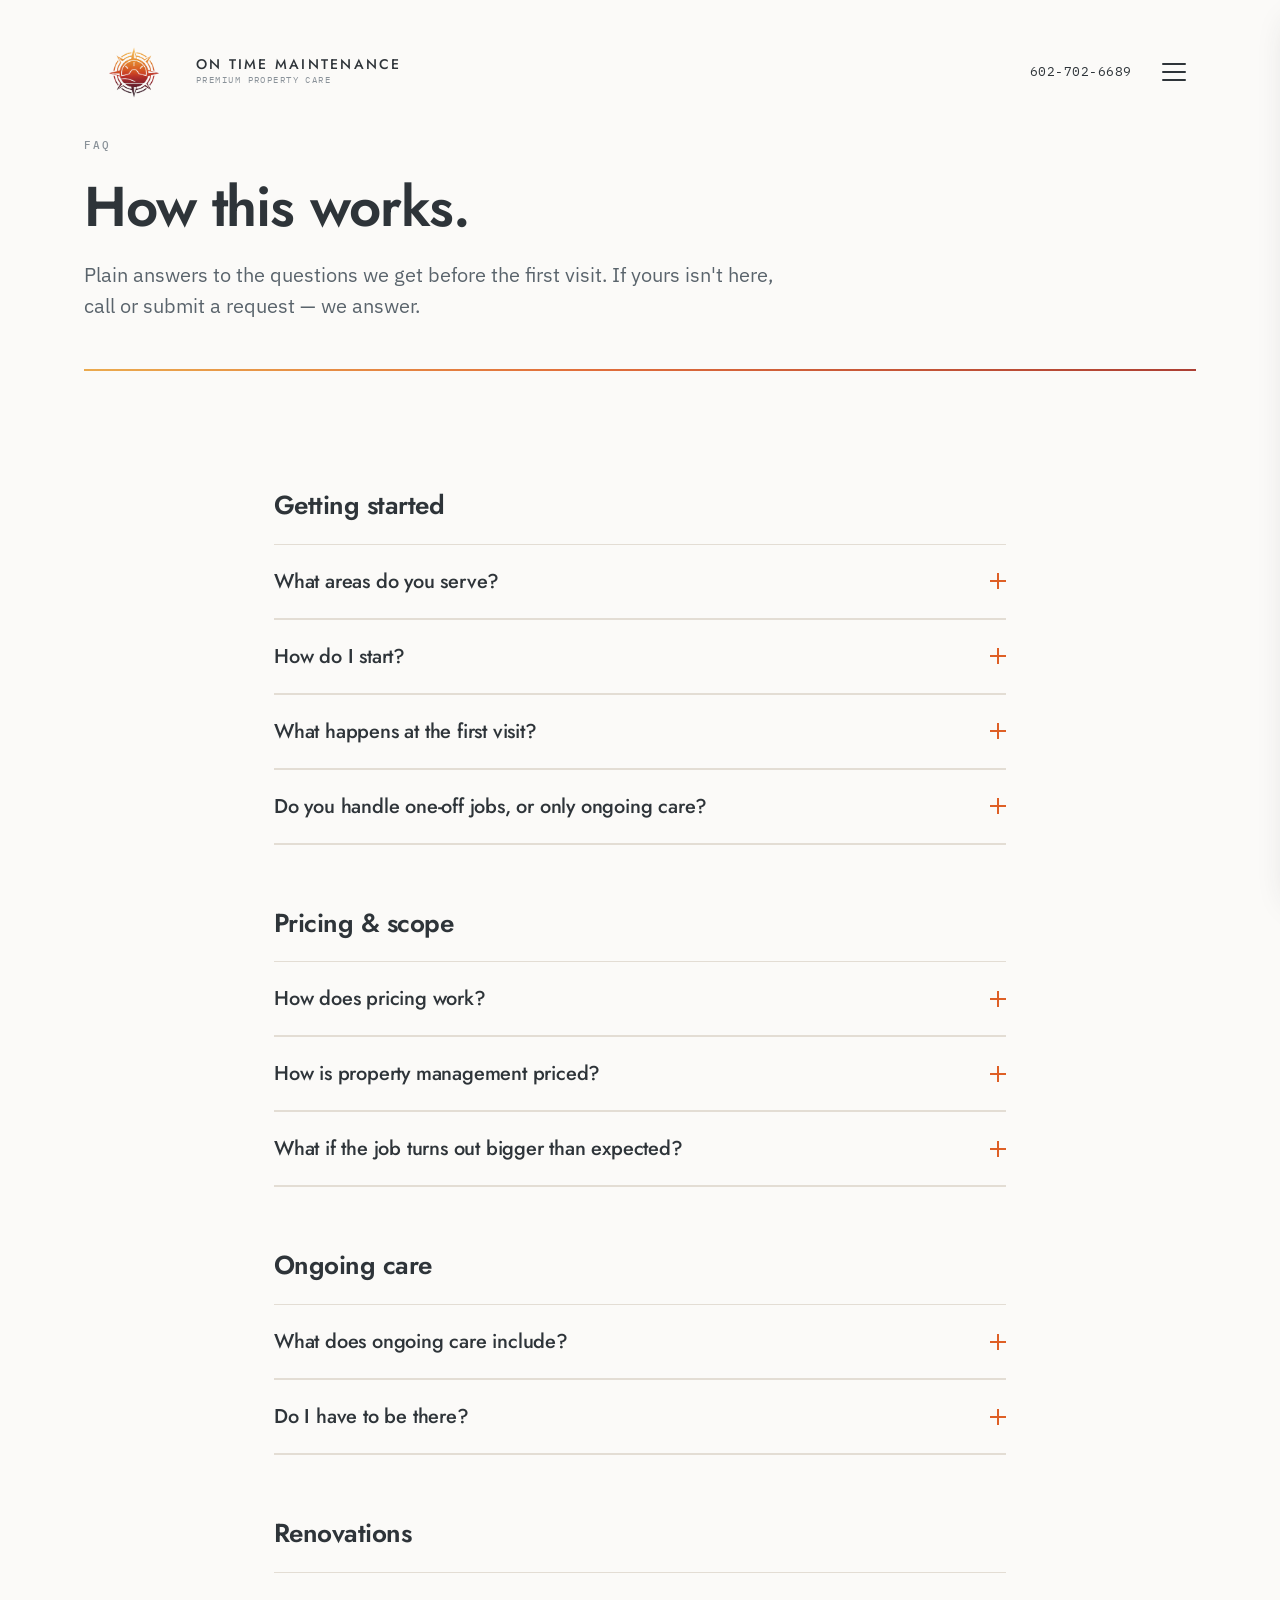
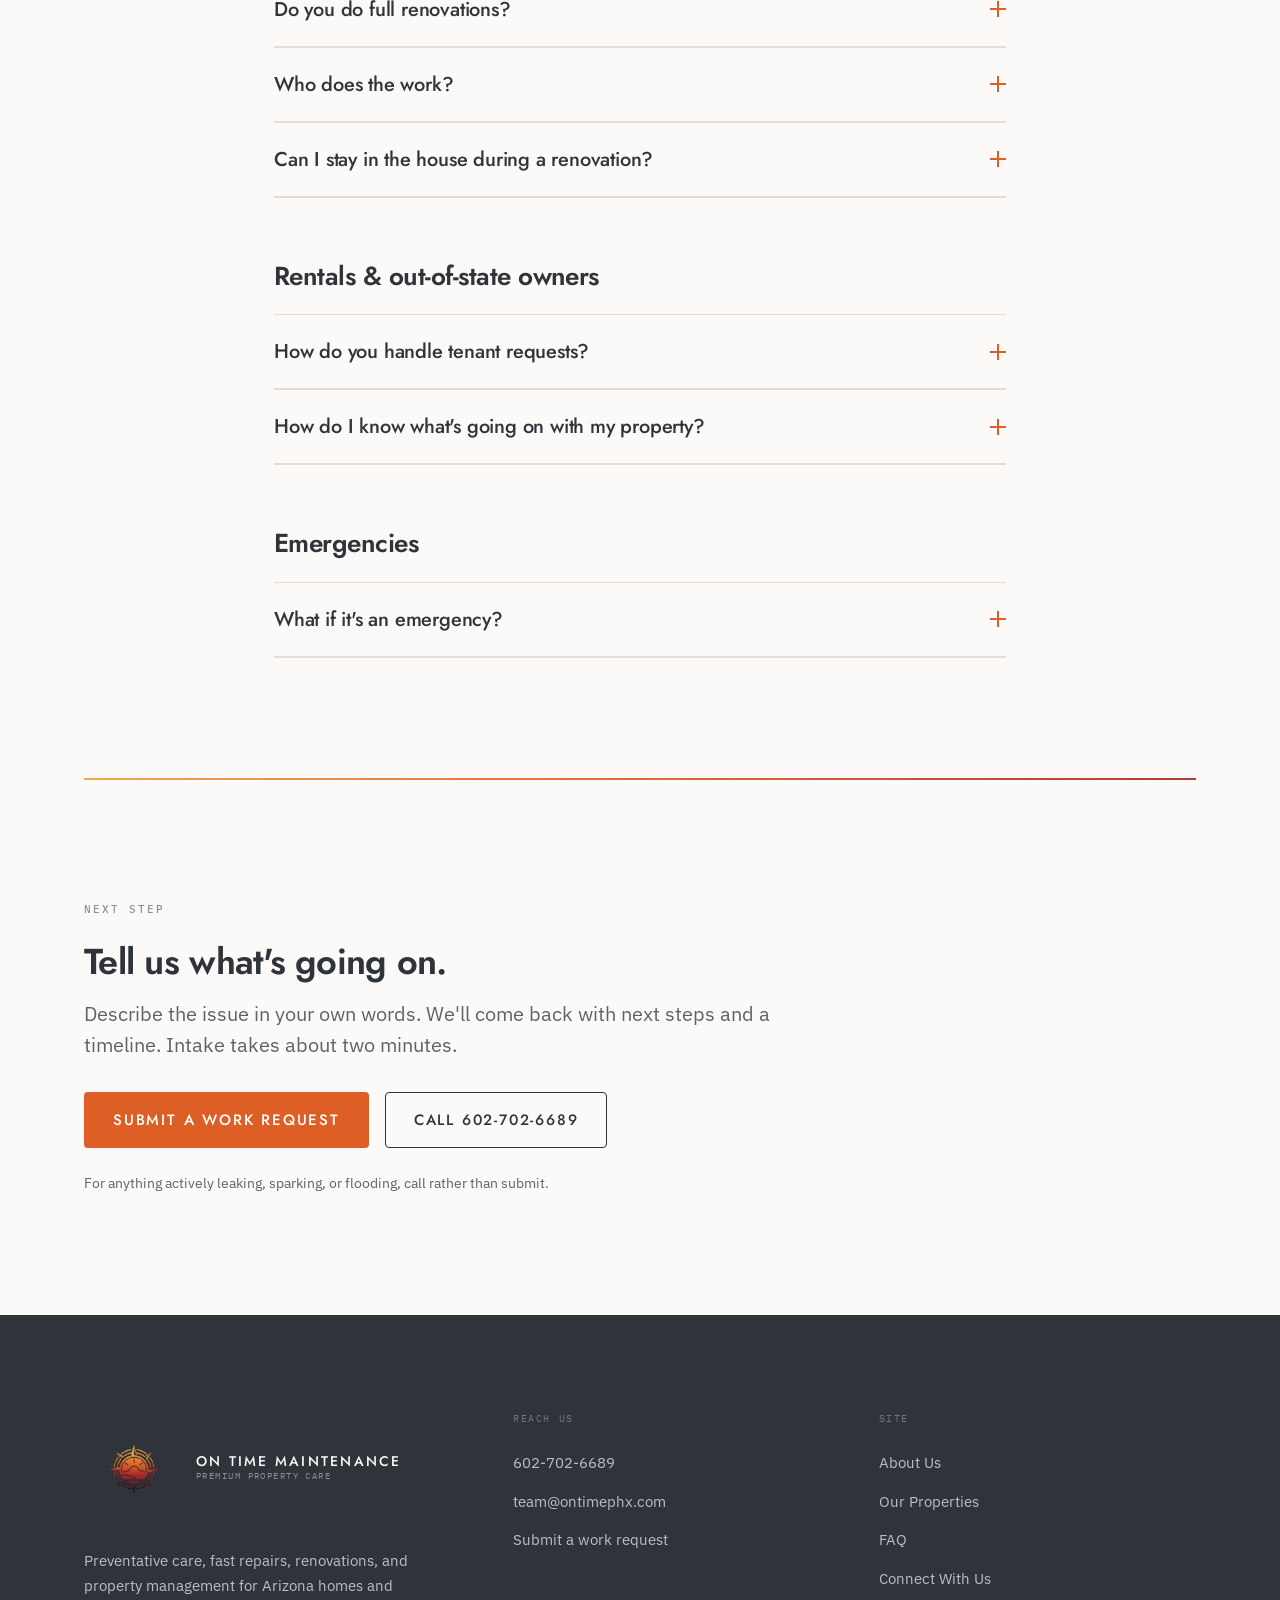
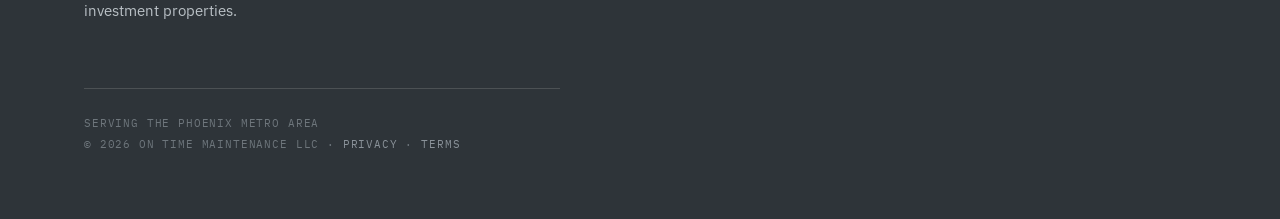
<file: faq.html>
<!DOCTYPE html>
<html lang="en">
<head>
<meta charset="utf-8">
<meta name="viewport" content="width=device-width, initial-scale=1">
<title>FAQ — On Time Maintenance</title>
<meta name="description" content="Plain answers on service area, pricing, ongoing care, renovations, rentals, and emergencies.">
<link rel="canonical" href="https://ontimephx.com/faq">
<meta property="og:title" content="FAQ — On Time Maintenance">
<meta property="og:description" content="Plain answers on service area, pricing, ongoing care, renovations, rentals, and emergencies.">
<meta property="og:type" content="website">
<meta name="theme-color" content="#FBFAF8">
<link rel="icon" href="/favicon.png" type="image/png">
<link rel="preconnect" href="https://fonts.googleapis.com">
<link rel="preconnect" href="https://fonts.gstatic.com" crossorigin>
<link href="https://fonts.googleapis.com/css2?family=Jost:wght@400;500;600&family=IBM+Plex+Mono:wght@400;500&family=IBM+Plex+Sans:wght@400;500;600&display=swap" rel="stylesheet">
<link rel="stylesheet" href="/css/site.css">
<script type="application/ld+json">
{"@context":"https://schema.org","@type":"LocalBusiness","name":"On Time Maintenance LLC","description":"Premium property care for Arizona homes and investment properties — routine maintenance, urgent repairs, renovations, and property management.","telephone":"+16027026689","areaServed":"Phoenix, Arizona","address":{"@type":"PostalAddress","addressLocality":"Phoenix","addressRegion":"AZ","addressCountry":"US"},"url":"https://REPLACE-WITH-YOUR-DOMAIN.com/"}
</script>
</head>
<body>
<header id="hdr">
  <div class="bar">
    <a class="brand" href="/" aria-label="On Time Maintenance, home">
      <img src="/img/otm-logo.png" alt="On Time Maintenance" class="logo-img">
      <span><b>On Time Maintenance</b><span>Premium Property Care</span></span>
    </a>
    <div class="bar-right">
      <a class="tel" href="tel:+16027026689">602-702-6689</a>
      <button class="burger" id="burger" aria-expanded="false" aria-controls="menu" aria-label="Open menu"><span><i></i><i></i><i></i></span></button>
    </div>
  </div>
</header>
<div class="scrim" id="scrim" hidden></div>
<nav class="panel" id="menu" role="dialog" aria-modal="true" aria-label="Main menu" hidden>
  <div class="panel-head"><button class="burger" id="closeBtn" aria-label="Close menu"><span><i></i><i></i><i></i></span></button></div>
  <div class="panel-nav">
    <a href="/about"><em>About Us</em><small>Who you're handing it to</small></a>
    <a href="/properties"><em>Our Properties</em><small>What we look after</small></a>
    <a href="/faq"><em>FAQ</em><small>How this works</small></a>
    <a href="/request"><em>Submit Work Request</em><small>Start a request</small></a>
    <a href="/connect"><em>Connect With Us</em><small>Call or email</small></a>
  </div>
  <div class="panel-foot">
    <a class="btn btn--primary btn--full" href="/request">Submit a work request</a>
    <a class="contact-row" href="tel:+16027026689"><small>Call</small><b>602-702-6689</b></a>
    <a class="contact-row" href="#" data-email><small>Email</small><b></b></a>
    <p class="panel-note">Serving the Phoenix metro area<br>On Time Maintenance LLC · Phoenix, Arizona</p>
  </div>
</nav>
<main id="top">
<section class="page-hero "><div class="wrap">
  <p class="eyebrow">FAQ</p>
  <h1>How this works.</h1>
  <p class="lead">Plain answers to the questions we get before the first visit. If yours isn't here, call or submit a request — we answer.</p>
</div></section>
<div class="wrap"><hr class="rule"></div>

<section>
  <div class="wrap" style="max-width:860px">
    <div class="faq-group" style="margin-top:0">
      <h2>Getting started</h2>
      <div class="acc">
        <div><button aria-expanded="false">What areas do you serve?<span class="plus"></span></button><div class="body"><p>We serve the Phoenix metro area. If you're just outside it, submit a request anyway — we'll tell you straight whether we can take it on.</p></div></div>
        <div><button aria-expanded="false">How do I start?<span class="plus"></span></button><div class="body"><p>Submit a work request or call 602-702-6689. Describe the issue in your own words; we'll come back with next steps and a timeline. For ongoing care or property management, the first step is an intake walkthrough where we build your property's record.</p></div></div>
        <div><button aria-expanded="false">What happens at the first visit?<span class="plus"></span></button><div class="body"><p>We walk the property, look at the issue you called about, and note the condition of the major systems while we're there. You get the findings in plain language with photos, and a written scope and price for anything we recommend.</p></div></div>
        <div><button aria-expanded="false">Do you handle one-off jobs, or only ongoing care?<span class="plus"></span></button><div class="body"><p>Both. Many clients start with a single repair and move to ongoing care once they've seen the work. There's no obligation either way.</p></div></div>
      </div>
    </div>
    <div class="faq-group">
      <h2>Pricing &amp; scope</h2>
      <div class="acc">
        <div><button aria-expanded="false">How does pricing work?<span class="plus"></span></button><div class="body"><p>Every job is scoped and quoted in writing before work begins. You approve the plan and the price before anyone starts, and changes get approved the same way.</p></div></div>
        <div><button aria-expanded="false">How is property management priced?<span class="plus"></span></button><div class="body"><p>Property management is billed under a written management agreement as a percentage of rent, with the full terms — owner draws, approval thresholds, and notice periods — spelled out before you sign. Ask and we'll walk you through it.</p></div></div>
        <div><button aria-expanded="false">What if the job turns out bigger than expected?<span class="plus"></span></button><div class="body"><p>We stop and tell you. You get the new finding, the revised scope, and the revised price in writing, and nothing proceeds until you approve it.</p></div></div>
      </div>
    </div>
    <div class="faq-group">
      <h2>Ongoing care</h2>
      <div class="acc">
        <div><button aria-expanded="false">What does ongoing care include?<span class="plus"></span></button><div class="body"><p>A property record built at intake, seasonal maintenance handled on a calendar (HVAC before summer, roof and drainage before monsoon, irrigation schedule changes, water heater service, detector checks), and a named contact for anything that comes up in between.</p></div></div>
        <div><button aria-expanded="false">Do I have to be there?<span class="plus"></span></button><div class="body"><p>No. Many of our clients are out of state. We coordinate access, send photos and findings after every visit, and keep the record current so you can see the property's condition without walking it.</p></div></div>
      </div>
    </div>
    <div class="faq-group">
      <h2>Renovations</h2>
      <div class="acc">
        <div><button aria-expanded="false">Do you do full renovations?<span class="plus"></span></button><div class="body"><p>Yes — kitchens, baths, flooring, paint, fixtures, exterior refresh, unit turns, and full rehabs. Every renovation is scoped in writing, sequenced on a schedule, and reported on while it's running.</p></div></div>
        <div><button aria-expanded="false">Who does the work?<span class="plus"></span></button><div class="body"><p>Our crew handles general work. Licensed trades handle what the law requires them to — electrical, plumbing, HVAC — and we supervise and coordinate them so you have one point of contact throughout.</p></div></div>
        <div><button aria-expanded="false">Can I stay in the house during a renovation?<span class="plus"></span></button><div class="body"><p>Usually, depending on scope. We'll tell you at the planning stage which phases affect which rooms, and what the daily schedule looks like, so you can decide.</p></div></div>
      </div>
    </div>
    <div class="faq-group">
      <h2>Rentals &amp; out-of-state owners</h2>
      <div class="acc">
        <div><button aria-expanded="false">How do you handle tenant requests?<span class="plus"></span></button><div class="body"><p>Tenants reach us directly for maintenance. We diagnose, handle anything under your approval threshold, and bring anything above it to you with a finding and a price before proceeding.</p></div></div>
        <div><button aria-expanded="false">How do I know what's going on with my property?<span class="plus"></span></button><div class="body"><p>Every visit is logged with photos and findings. You get the record, and for management clients, monthly reporting with your owner draw.</p></div></div>
      </div>
    </div>
    <div class="faq-group">
      <h2>Emergencies</h2>
      <div class="acc">
        <div><button aria-expanded="false">What if it's an emergency?<span class="plus"></span></button><div class="body"><p>Call 602-702-6689 rather than submitting a form. Anything actively leaking, sparking, or flooding needs a person, not an inbox. If there's an immediate safety hazard — gas, fire, electrical — call 911 first.</p></div></div>
      </div>
    </div>
  </div>
</section>
<div class="wrap"><hr class="rule"></div>
<section class="cta-block"><div class="wrap">
  <p class="eyebrow">Next step</p>
  <h2 class="h2-gap">Tell us what's going on.</h2>
  <p class="lead">Describe the issue in your own words. We'll come back with next steps and a timeline. Intake takes about two minutes.</p>
  <div class="hero-cta">
    <a class="btn btn--primary" href="/request">Submit a work request</a>
    <a class="btn btn--secondary" href="tel:+16027026689">Call 602-702-6689</a>
  </div>
  <p class="mt3" style="font-size:var(--step--1)">For anything actively leaking, sparking, or flooding, call rather than submit.</p>
</div></section>

</main>
<footer id="connect-footer">
  <div class="wrap foot-grid">
    <div>
      <a class="brand" href="/" style="margin-bottom:var(--s3)">
        <img src="/img/otm-logo.png" alt="On Time Maintenance" class="logo-img">
        <span><b>On Time Maintenance</b><span>Premium Property Care</span></span>
      </a>
      <p style="font-size:15px;max-width:36ch">Preventative care, fast repairs, renovations, and property management for Arizona homes and investment properties.</p>
    </div>
    <div>
      <p class="foot-label">Reach us</p>
      <a href="tel:+16027026689">602-702-6689</a>
      <a href="#" data-email></a>
      <a href="/request">Submit a work request</a>
    </div>
    <div>
      <p class="foot-label">Site</p>
      <a href="/about">About Us</a><a href="/properties">Our Properties</a>
      <a href="/faq">FAQ</a><a href="/connect">Connect With Us</a>
    </div>
  </div>
  <div class="wrap"><p class="foot-legal">
    Serving the Phoenix metro area<br>
    © 2026 On Time Maintenance LLC · <a href="/privacy">Privacy</a> · <a href="/terms">Terms</a>
  </p></div>
</footer>
<div class="sticky" id="sticky">
  <a class="btn btn--primary" href="/request">Submit request</a>
  <a class="btn btn--secondary" href="tel:+16027026689">Call</a>
</div>
<script src="/js/site.js"></script>
</body>
</html>
</file>
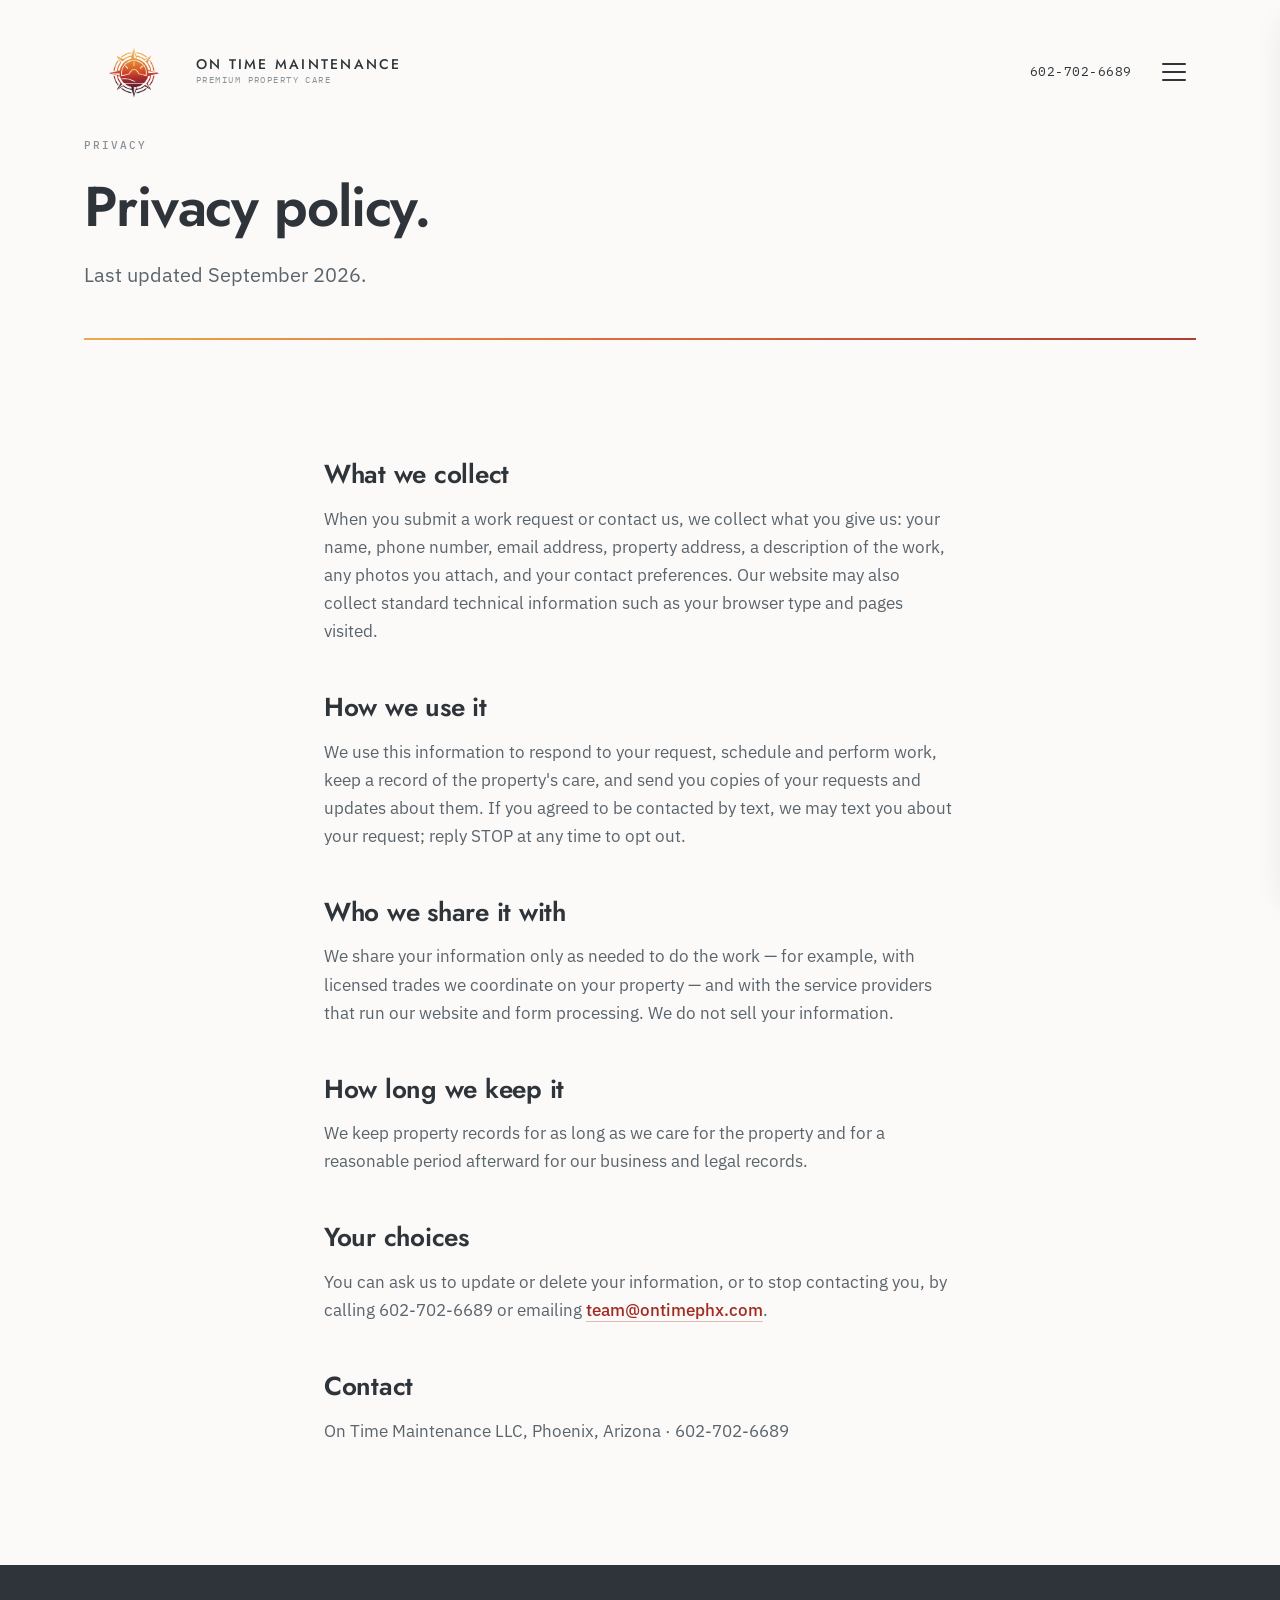
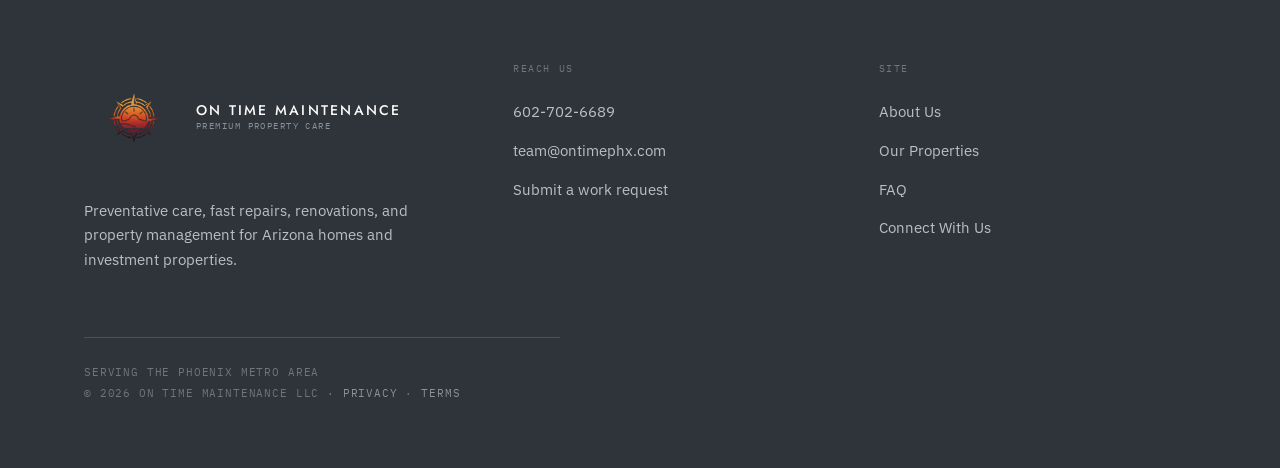
<file: privacy.html>
<!DOCTYPE html>
<html lang="en">
<head>
<meta charset="utf-8">
<meta name="viewport" content="width=device-width, initial-scale=1">
<title>Privacy — On Time Maintenance</title>
<meta name="description" content="How On Time Maintenance collects and uses your information.">
<link rel="canonical" href="https://ontimephx.com/privacy">
<meta property="og:title" content="Privacy — On Time Maintenance">
<meta property="og:description" content="How On Time Maintenance collects and uses your information.">
<meta property="og:type" content="website">
<meta name="theme-color" content="#FBFAF8">
<link rel="icon" href="/favicon.png" type="image/png">
<link rel="preconnect" href="https://fonts.googleapis.com">
<link rel="preconnect" href="https://fonts.gstatic.com" crossorigin>
<link href="https://fonts.googleapis.com/css2?family=Jost:wght@400;500;600&family=IBM+Plex+Mono:wght@400;500&family=IBM+Plex+Sans:wght@400;500;600&display=swap" rel="stylesheet">
<link rel="stylesheet" href="/css/site.css">
<script type="application/ld+json">
{"@context":"https://schema.org","@type":"LocalBusiness","name":"On Time Maintenance LLC","description":"Premium property care for Arizona homes and investment properties — routine maintenance, urgent repairs, renovations, and property management.","telephone":"+16027026689","areaServed":"Phoenix, Arizona","address":{"@type":"PostalAddress","addressLocality":"Phoenix","addressRegion":"AZ","addressCountry":"US"},"url":"https://REPLACE-WITH-YOUR-DOMAIN.com/"}
</script>
</head>
<body>
<header id="hdr">
  <div class="bar">
    <a class="brand" href="/" aria-label="On Time Maintenance, home">
      <img src="/img/otm-logo.png" alt="On Time Maintenance" class="logo-img">
      <span><b>On Time Maintenance</b><span>Premium Property Care</span></span>
    </a>
    <div class="bar-right">
      <a class="tel" href="tel:+16027026689">602-702-6689</a>
      <button class="burger" id="burger" aria-expanded="false" aria-controls="menu" aria-label="Open menu"><span><i></i><i></i><i></i></span></button>
    </div>
  </div>
</header>
<div class="scrim" id="scrim" hidden></div>
<nav class="panel" id="menu" role="dialog" aria-modal="true" aria-label="Main menu" hidden>
  <div class="panel-head"><button class="burger" id="closeBtn" aria-label="Close menu"><span><i></i><i></i><i></i></span></button></div>
  <div class="panel-nav">
    <a href="/about"><em>About Us</em><small>Who you're handing it to</small></a>
    <a href="/properties"><em>Our Properties</em><small>What we look after</small></a>
    <a href="/faq"><em>FAQ</em><small>How this works</small></a>
    <a href="/request"><em>Submit Work Request</em><small>Start a request</small></a>
    <a href="/connect"><em>Connect With Us</em><small>Call or email</small></a>
  </div>
  <div class="panel-foot">
    <a class="btn btn--primary btn--full" href="/request">Submit a work request</a>
    <a class="contact-row" href="tel:+16027026689"><small>Call</small><b>602-702-6689</b></a>
    <a class="contact-row" href="#" data-email><small>Email</small><b></b></a>
    <p class="panel-note">Serving the Phoenix metro area<br>On Time Maintenance LLC · Phoenix, Arizona</p>
  </div>
</nav>
<main id="top">
<section class="page-hero "><div class="wrap">
  <p class="eyebrow">Privacy</p>
  <h1>Privacy policy.</h1>
  <p class="lead">Last updated September 2026.</p>
</div></section>
<div class="wrap"><hr class="rule"></div>

<section><div class="wrap prose" style="max-width:760px">
<h3 style="margin-top:0">What we collect</h3>
<p>When you submit a work request or contact us, we collect what you give us: your name, phone number, email address, property address, a description of the work, any photos you attach, and your contact preferences. Our website may also collect standard technical information such as your browser type and pages visited.</p>
<h3>How we use it</h3>
<p>We use this information to respond to your request, schedule and perform work, keep a record of the property's care, and send you copies of your requests and updates about them. If you agreed to be contacted by text, we may text you about your request; reply STOP at any time to opt out.</p>
<h3>Who we share it with</h3>
<p>We share your information only as needed to do the work — for example, with licensed trades we coordinate on your property — and with the service providers that run our website and form processing. We do not sell your information.</p>
<h3>How long we keep it</h3>
<p>We keep property records for as long as we care for the property and for a reasonable period afterward for our business and legal records.</p>
<h3>Your choices</h3>
<p>You can ask us to update or delete your information, or to stop contacting you, by calling 602-702-6689 or emailing <a class="inline" href="#" data-email></a>.</p>
<h3>Contact</h3>
<p>On Time Maintenance LLC, Phoenix, Arizona · 602-702-6689</p>
</div></section>
</main>
<footer id="connect-footer">
  <div class="wrap foot-grid">
    <div>
      <a class="brand" href="/" style="margin-bottom:var(--s3)">
        <img src="/img/otm-logo.png" alt="On Time Maintenance" class="logo-img">
        <span><b>On Time Maintenance</b><span>Premium Property Care</span></span>
      </a>
      <p style="font-size:15px;max-width:36ch">Preventative care, fast repairs, renovations, and property management for Arizona homes and investment properties.</p>
    </div>
    <div>
      <p class="foot-label">Reach us</p>
      <a href="tel:+16027026689">602-702-6689</a>
      <a href="#" data-email></a>
      <a href="/request">Submit a work request</a>
    </div>
    <div>
      <p class="foot-label">Site</p>
      <a href="/about">About Us</a><a href="/properties">Our Properties</a>
      <a href="/faq">FAQ</a><a href="/connect">Connect With Us</a>
    </div>
  </div>
  <div class="wrap"><p class="foot-legal">
    Serving the Phoenix metro area<br>
    © 2026 On Time Maintenance LLC · <a href="/privacy">Privacy</a> · <a href="/terms">Terms</a>
  </p></div>
</footer>
<div class="sticky" id="sticky">
  <a class="btn btn--primary" href="/request">Submit request</a>
  <a class="btn btn--secondary" href="tel:+16027026689">Call</a>
</div>
<script src="/js/site.js"></script>
</body>
</html>
</file>
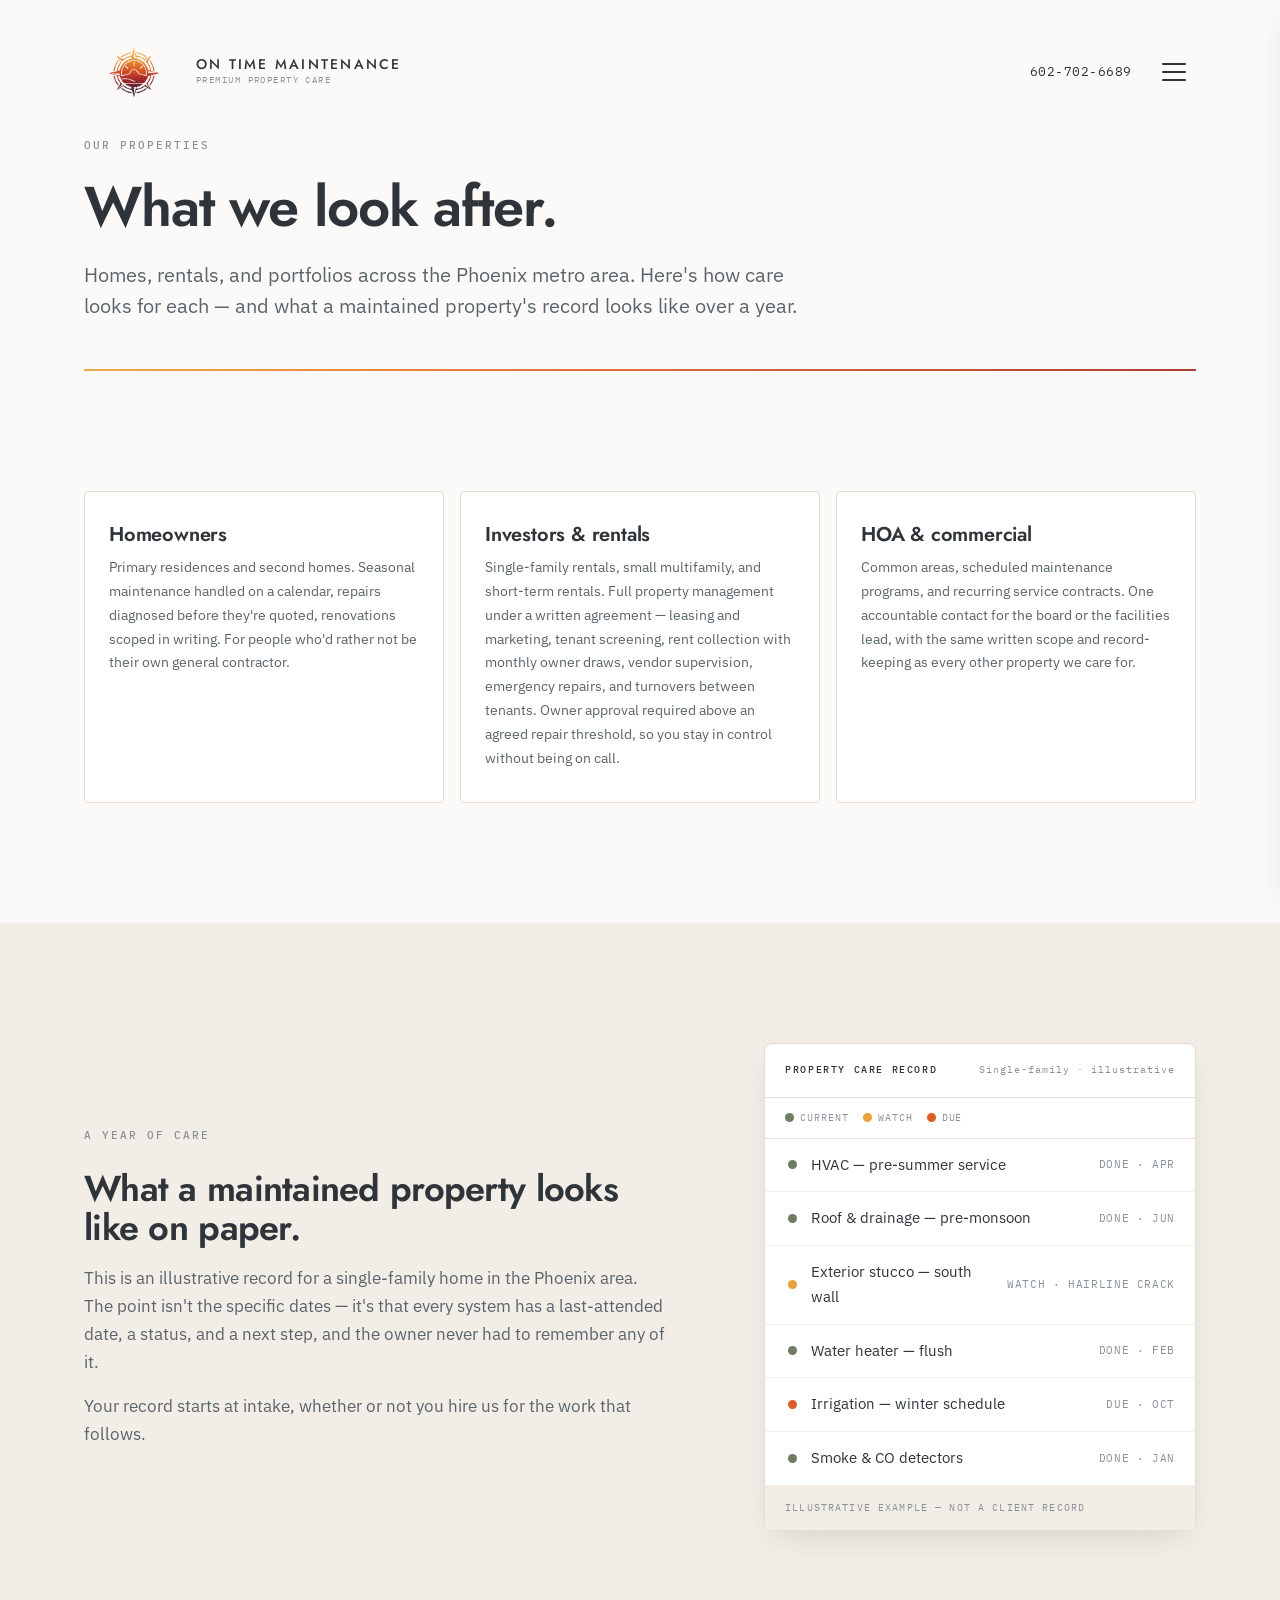
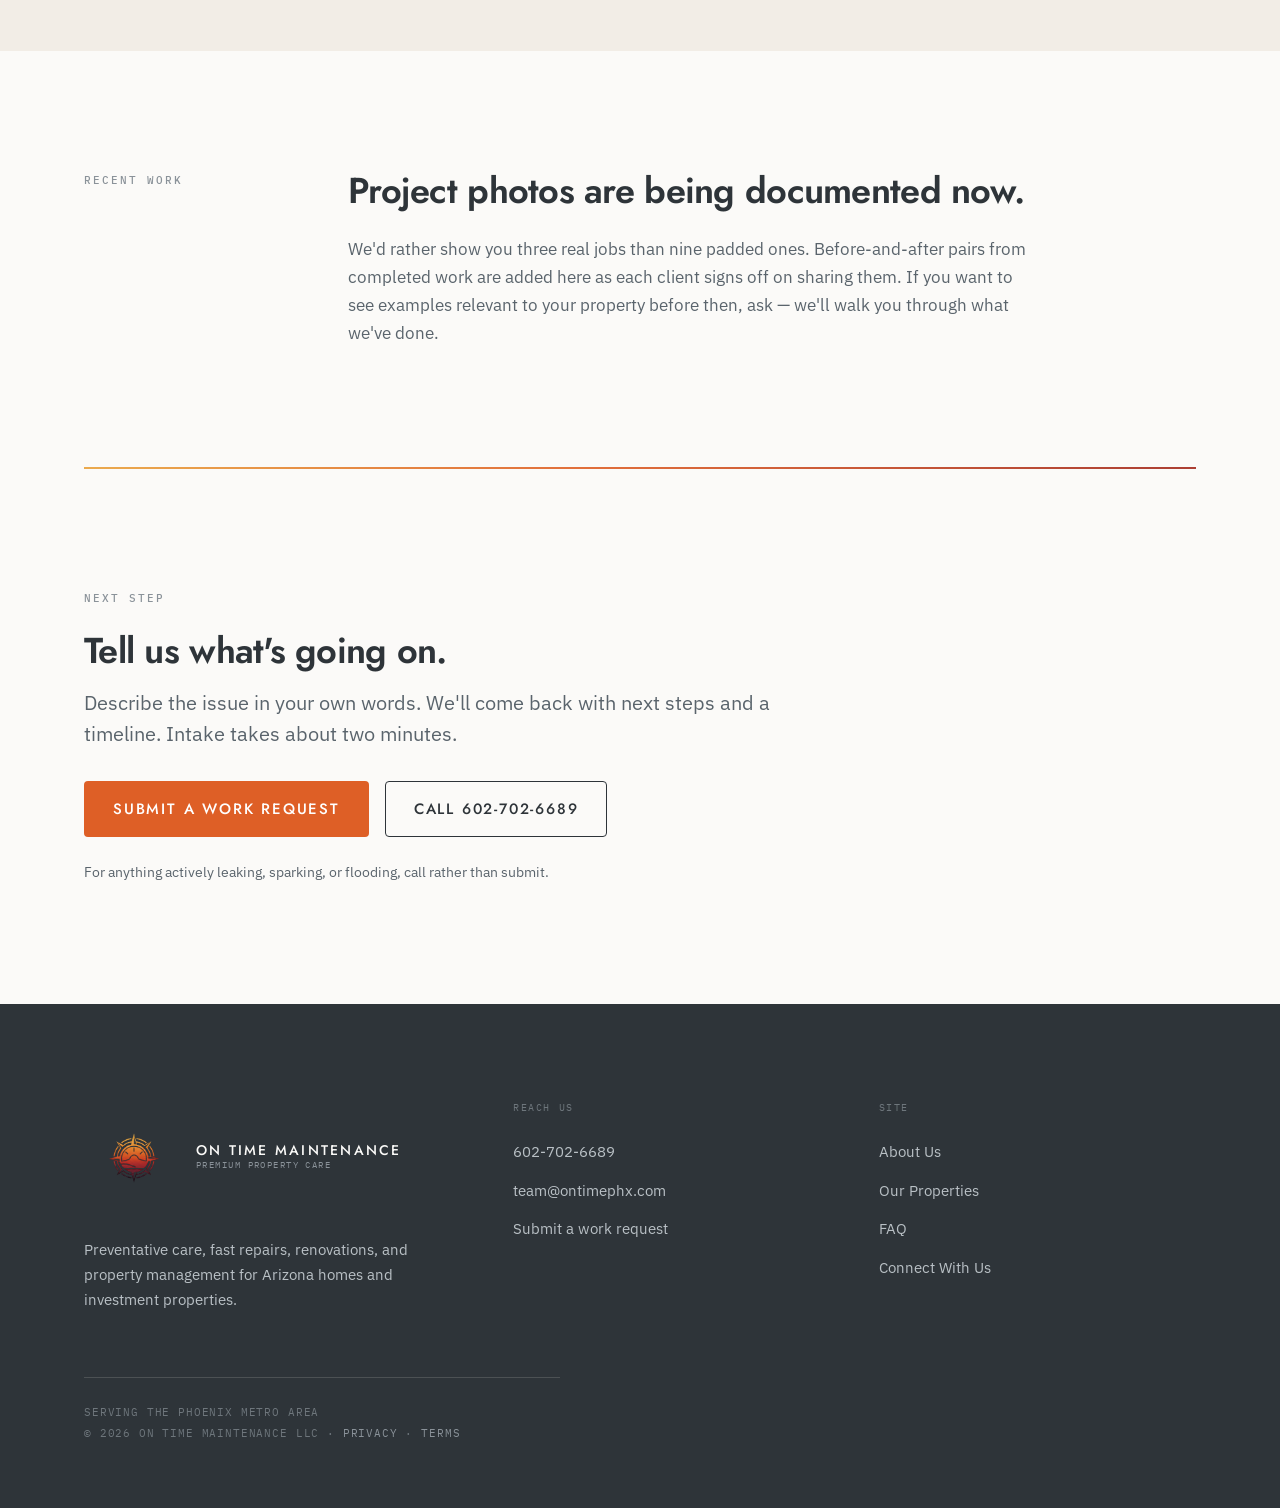
<file: properties.html>
<!DOCTYPE html>
<html lang="en">
<head>
<meta charset="utf-8">
<meta name="viewport" content="width=device-width, initial-scale=1">
<title>Our Properties — On Time Maintenance</title>
<meta name="description" content="Homes, rentals, HOA and commercial properties across the Phoenix metro, cared for on a plan with a written record.">
<link rel="canonical" href="https://ontimephx.com/properties">
<meta property="og:title" content="Our Properties — On Time Maintenance">
<meta property="og:description" content="Homes, rentals, HOA and commercial properties across the Phoenix metro, cared for on a plan with a written record.">
<meta property="og:type" content="website">
<meta name="theme-color" content="#FBFAF8">
<link rel="icon" href="/favicon.png" type="image/png">
<link rel="preconnect" href="https://fonts.googleapis.com">
<link rel="preconnect" href="https://fonts.gstatic.com" crossorigin>
<link href="https://fonts.googleapis.com/css2?family=Jost:wght@400;500;600&family=IBM+Plex+Mono:wght@400;500&family=IBM+Plex+Sans:wght@400;500;600&display=swap" rel="stylesheet">
<link rel="stylesheet" href="/css/site.css">
<script type="application/ld+json">
{"@context":"https://schema.org","@type":"LocalBusiness","name":"On Time Maintenance LLC","description":"Premium property care for Arizona homes and investment properties — routine maintenance, urgent repairs, renovations, and property management.","telephone":"+16027026689","areaServed":"Phoenix, Arizona","address":{"@type":"PostalAddress","addressLocality":"Phoenix","addressRegion":"AZ","addressCountry":"US"},"url":"https://REPLACE-WITH-YOUR-DOMAIN.com/"}
</script>
</head>
<body>
<header id="hdr">
  <div class="bar">
    <a class="brand" href="/" aria-label="On Time Maintenance, home">
      <img src="/img/otm-logo.png" alt="On Time Maintenance" class="logo-img">
      <span><b>On Time Maintenance</b><span>Premium Property Care</span></span>
    </a>
    <div class="bar-right">
      <a class="tel" href="tel:+16027026689">602-702-6689</a>
      <button class="burger" id="burger" aria-expanded="false" aria-controls="menu" aria-label="Open menu"><span><i></i><i></i><i></i></span></button>
    </div>
  </div>
</header>
<div class="scrim" id="scrim" hidden></div>
<nav class="panel" id="menu" role="dialog" aria-modal="true" aria-label="Main menu" hidden>
  <div class="panel-head"><button class="burger" id="closeBtn" aria-label="Close menu"><span><i></i><i></i><i></i></span></button></div>
  <div class="panel-nav">
    <a href="/about"><em>About Us</em><small>Who you're handing it to</small></a>
    <a href="/properties"><em>Our Properties</em><small>What we look after</small></a>
    <a href="/faq"><em>FAQ</em><small>How this works</small></a>
    <a href="/request"><em>Submit Work Request</em><small>Start a request</small></a>
    <a href="/connect"><em>Connect With Us</em><small>Call or email</small></a>
  </div>
  <div class="panel-foot">
    <a class="btn btn--primary btn--full" href="/request">Submit a work request</a>
    <a class="contact-row" href="tel:+16027026689"><small>Call</small><b>602-702-6689</b></a>
    <a class="contact-row" href="#" data-email><small>Email</small><b></b></a>
    <p class="panel-note">Serving the Phoenix metro area<br>On Time Maintenance LLC · Phoenix, Arizona</p>
  </div>
</nav>
<main id="top">
<section class="page-hero "><div class="wrap">
  <p class="eyebrow">Our Properties</p>
  <h1>What we look after.</h1>
  <p class="lead">Homes, rentals, and portfolios across the Phoenix metro area. Here's how care looks for each — and what a maintained property's record looks like over a year.</p>
</div></section>
<div class="wrap"><hr class="rule"></div>

<section>
  <div class="wrap">
    <div class="cards cards--3" style="margin-top:0">
      <div class="card"><h3>Homeowners</h3><p>Primary residences and second homes. Seasonal maintenance handled on a calendar, repairs diagnosed before they're quoted, renovations scoped in writing. For people who'd rather not be their own general contractor.</p></div>
      <div class="card"><h3>Investors &amp; rentals</h3><p>Single-family rentals, small multifamily, and short-term rentals. Full property management under a written agreement — leasing and marketing, tenant screening, rent collection with monthly owner draws, vendor supervision, emergency repairs, and turnovers between tenants. Owner approval required above an agreed repair threshold, so you stay in control without being on call.</p></div>
      <div class="card"><h3>HOA &amp; commercial</h3><p>Common areas, scheduled maintenance programs, and recurring service contracts. One accountable contact for the board or the facilities lead, with the same written scope and record-keeping as every other property we care for.</p></div>
    </div>
  </div>
</section>

<section class="sand">
  <div class="wrap hero-grid">
    <div class="prose">
      <p class="eyebrow">A year of care</p>
      <h2 class="h2-gap">What a maintained property looks like on paper.</h2>
      <p>This is an illustrative record for a single-family home in the Phoenix area. The point isn't the specific dates — it's that every system has a last-attended date, a status, and a next step, and the owner never had to remember any of it.</p>
      <p>Your record starts at intake, whether or not you hire us for the work that follows.</p>
    </div>
    <div class="chart">
      <div class="chart-top"><b>Property Care Record</b><i>Single-family · illustrative</i></div>
      <div class="legend"><b><span class="dot"></span>Current</b><b><span class="dot dot--watch"></span>Watch</b><b><span class="dot dot--due"></span>Due</b></div>
      <div class="chart-row"><span class="dot" aria-hidden="true"></span><span>HVAC — pre-summer service</span><time>Done · Apr</time></div>
      <div class="chart-row"><span class="dot" aria-hidden="true"></span><span>Roof &amp; drainage — pre-monsoon</span><time>Done · Jun</time></div>
      <div class="chart-row"><span class="dot dot--watch" aria-hidden="true"></span><span>Exterior stucco — south wall</span><time>Watch · hairline crack</time></div>
      <div class="chart-row"><span class="dot" aria-hidden="true"></span><span>Water heater — flush</span><time>Done · Feb</time></div>
      <div class="chart-row"><span class="dot dot--due" aria-hidden="true"></span><span>Irrigation — winter schedule</span><time>Due · Oct</time></div>
      <div class="chart-row"><span class="dot" aria-hidden="true"></span><span>Smoke &amp; CO detectors</span><time>Done · Jan</time></div>
      <div class="chart-foot">Illustrative example — not a client record</div>
    </div>
  </div>
</section>

<section>
  <div class="wrap split">
    <p class="eyebrow">Recent work</p>
    <div class="prose">
      <h2>Project photos are being documented now.</h2>
      <p class="mt3">We'd rather show you three real jobs than nine padded ones. Before-and-after pairs from completed work are added here as each client signs off on sharing them. If you want to see examples relevant to your property before then, ask — we'll walk you through what we've done.</p>
    </div>
  </div>
</section>
<div class="wrap"><hr class="rule"></div>
<section class="cta-block"><div class="wrap">
  <p class="eyebrow">Next step</p>
  <h2 class="h2-gap">Tell us what's going on.</h2>
  <p class="lead">Describe the issue in your own words. We'll come back with next steps and a timeline. Intake takes about two minutes.</p>
  <div class="hero-cta">
    <a class="btn btn--primary" href="/request">Submit a work request</a>
    <a class="btn btn--secondary" href="tel:+16027026689">Call 602-702-6689</a>
  </div>
  <p class="mt3" style="font-size:var(--step--1)">For anything actively leaking, sparking, or flooding, call rather than submit.</p>
</div></section>

</main>
<footer id="connect-footer">
  <div class="wrap foot-grid">
    <div>
      <a class="brand" href="/" style="margin-bottom:var(--s3)">
        <img src="/img/otm-logo.png" alt="On Time Maintenance" class="logo-img">
        <span><b>On Time Maintenance</b><span>Premium Property Care</span></span>
      </a>
      <p style="font-size:15px;max-width:36ch">Preventative care, fast repairs, renovations, and property management for Arizona homes and investment properties.</p>
    </div>
    <div>
      <p class="foot-label">Reach us</p>
      <a href="tel:+16027026689">602-702-6689</a>
      <a href="#" data-email></a>
      <a href="/request">Submit a work request</a>
    </div>
    <div>
      <p class="foot-label">Site</p>
      <a href="/about">About Us</a><a href="/properties">Our Properties</a>
      <a href="/faq">FAQ</a><a href="/connect">Connect With Us</a>
    </div>
  </div>
  <div class="wrap"><p class="foot-legal">
    Serving the Phoenix metro area<br>
    © 2026 On Time Maintenance LLC · <a href="/privacy">Privacy</a> · <a href="/terms">Terms</a>
  </p></div>
</footer>
<div class="sticky" id="sticky">
  <a class="btn btn--primary" href="/request">Submit request</a>
  <a class="btn btn--secondary" href="tel:+16027026689">Call</a>
</div>
<script src="/js/site.js"></script>
</body>
</html>
</file>
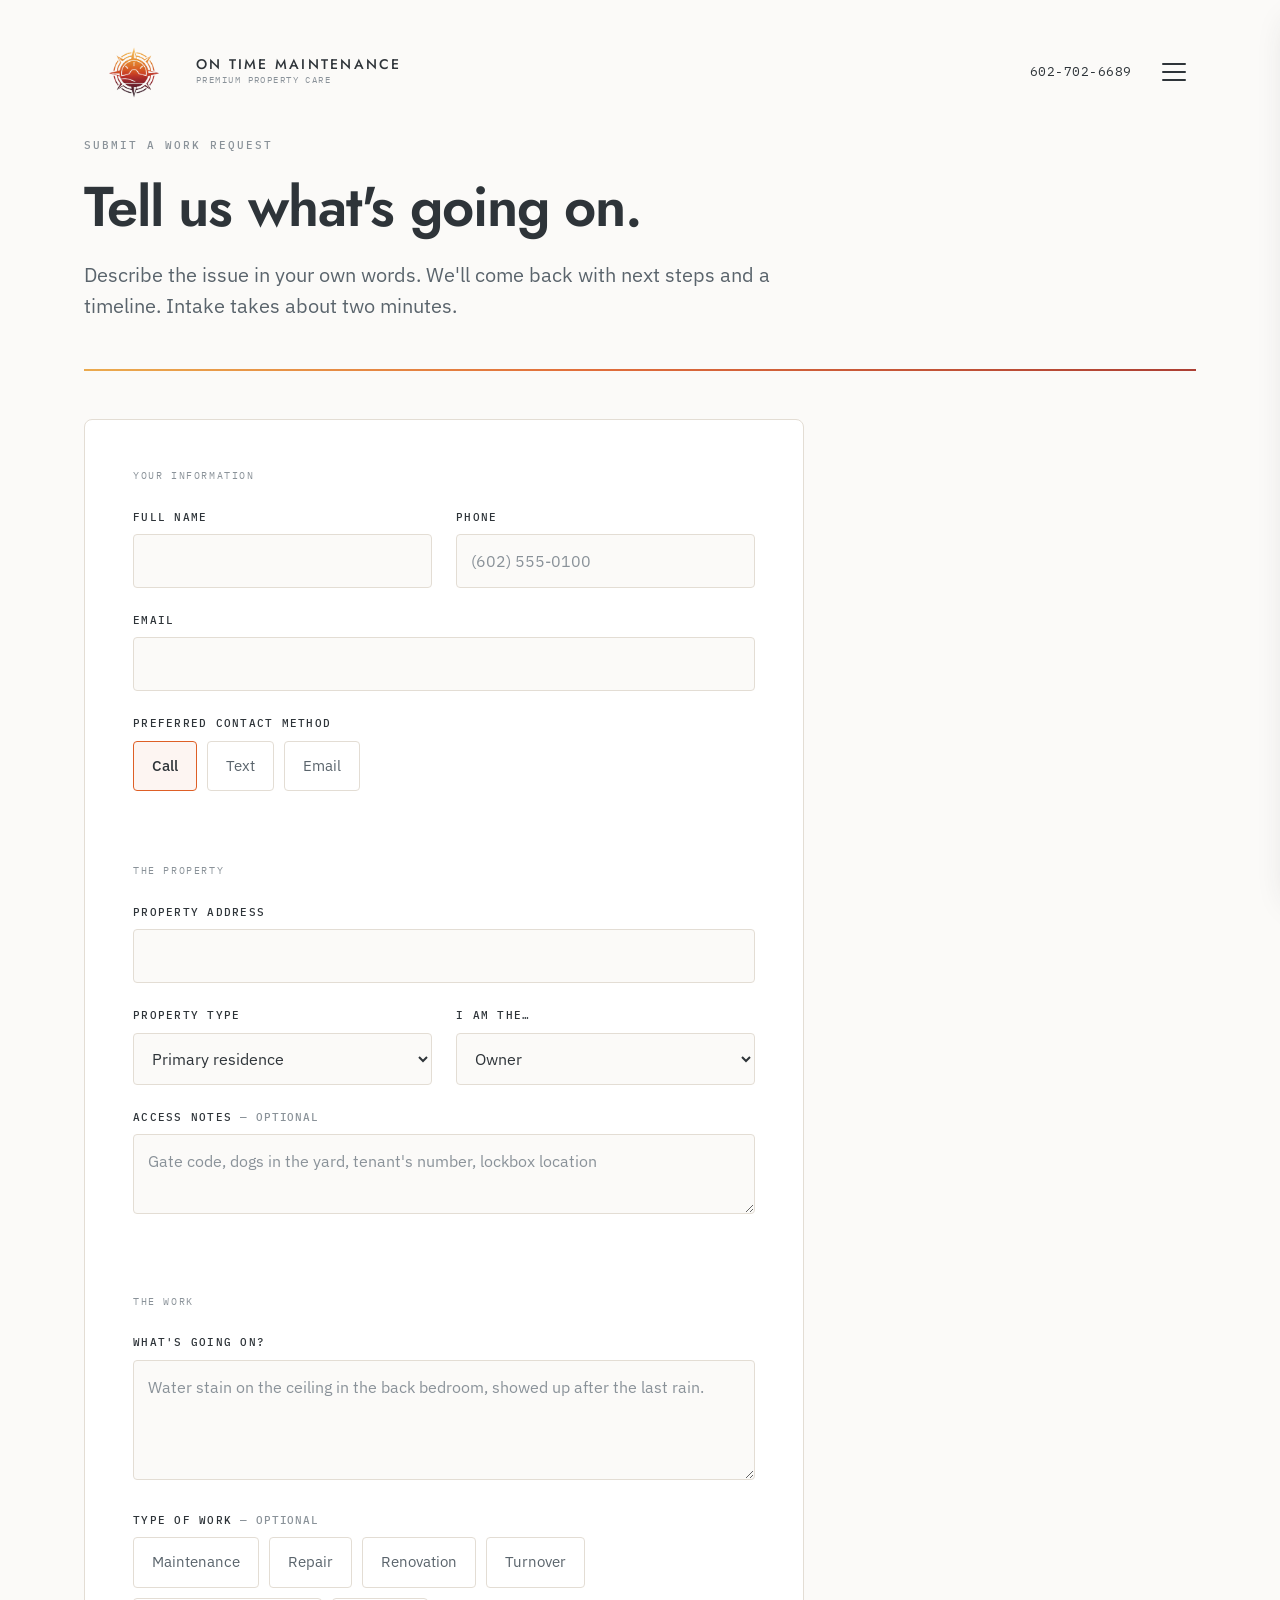
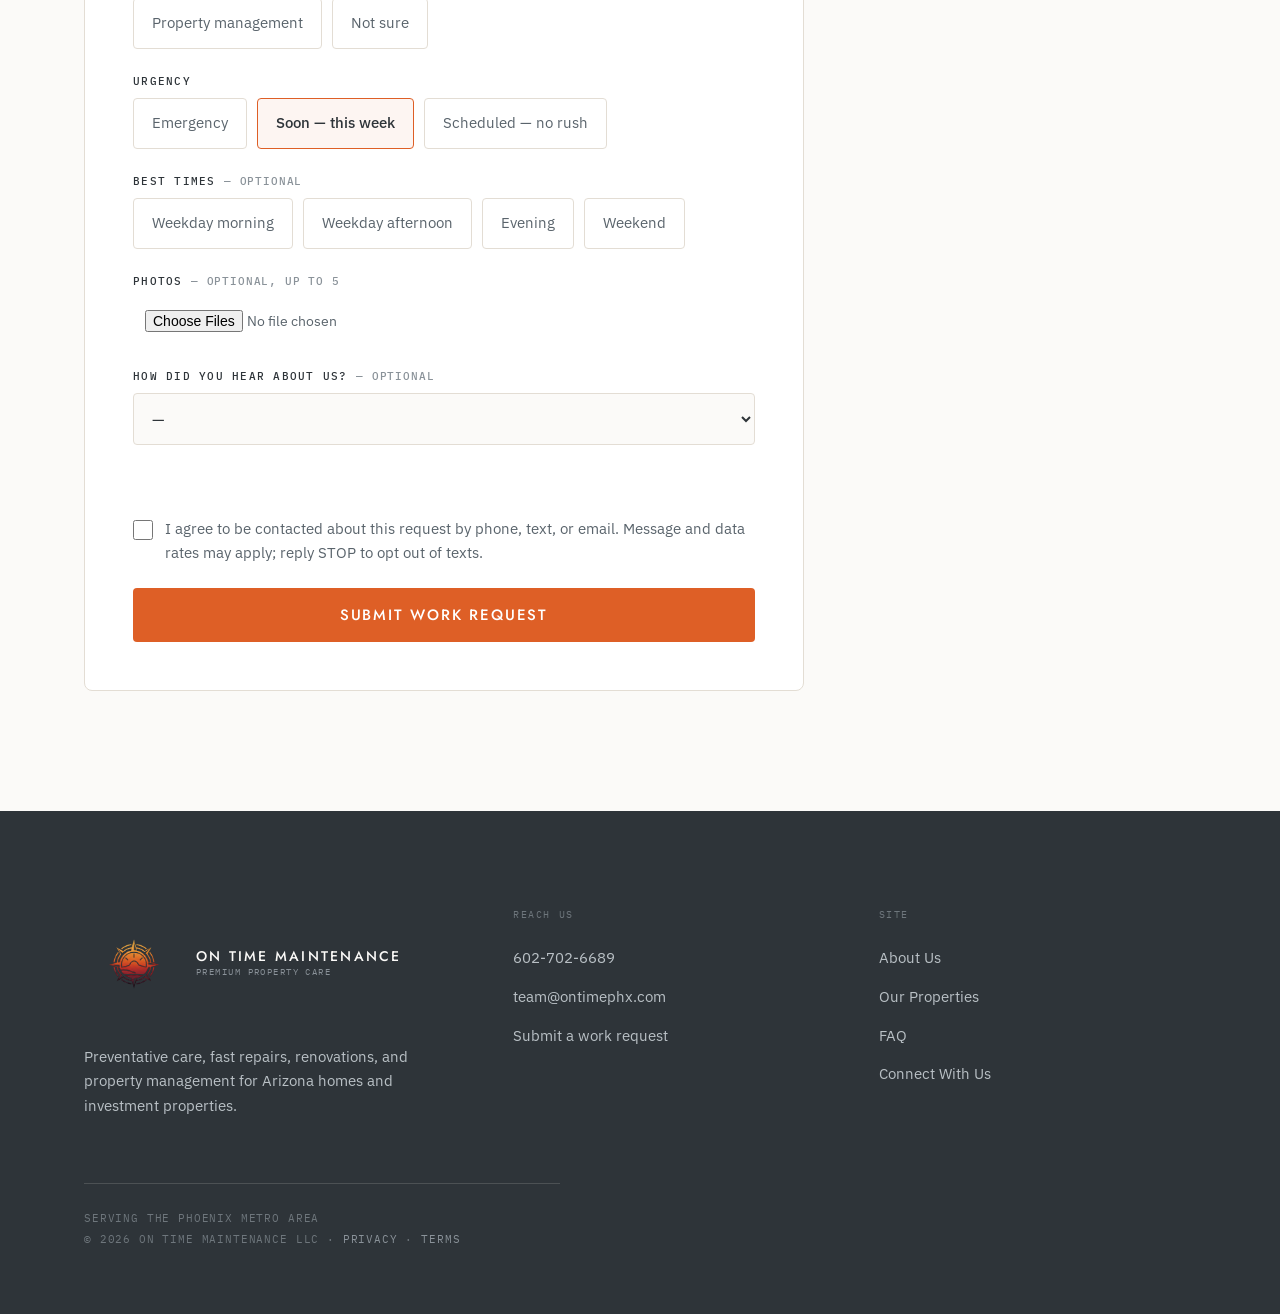
<file: request.html>
<!DOCTYPE html>
<html lang="en">
<head>
<meta charset="utf-8">
<meta name="viewport" content="width=device-width, initial-scale=1">
<title>Submit a Work Request — On Time Maintenance</title>
<meta name="description" content="Describe the issue in your own words and get next steps and a timeline. Two-minute intake.">
<link rel="canonical" href="https://ontimephx.com/request">
<meta property="og:title" content="Submit a Work Request — On Time Maintenance">
<meta property="og:description" content="Describe the issue in your own words and get next steps and a timeline. Two-minute intake.">
<meta property="og:type" content="website">
<meta name="theme-color" content="#FBFAF8">
<link rel="icon" href="/favicon.png" type="image/png">
<link rel="preconnect" href="https://fonts.googleapis.com">
<link rel="preconnect" href="https://fonts.gstatic.com" crossorigin>
<link href="https://fonts.googleapis.com/css2?family=Jost:wght@400;500;600&family=IBM+Plex+Mono:wght@400;500&family=IBM+Plex+Sans:wght@400;500;600&display=swap" rel="stylesheet">
<link rel="stylesheet" href="/css/site.css">
<script type="application/ld+json">
{"@context":"https://schema.org","@type":"LocalBusiness","name":"On Time Maintenance LLC","description":"Premium property care for Arizona homes and investment properties — routine maintenance, urgent repairs, renovations, and property management.","telephone":"+16027026689","areaServed":"Phoenix, Arizona","address":{"@type":"PostalAddress","addressLocality":"Phoenix","addressRegion":"AZ","addressCountry":"US"},"url":"https://REPLACE-WITH-YOUR-DOMAIN.com/"}
</script>
</head>
<body>
<header id="hdr">
  <div class="bar">
    <a class="brand" href="/" aria-label="On Time Maintenance, home">
      <img src="/img/otm-logo.png" alt="On Time Maintenance" class="logo-img">
      <span><b>On Time Maintenance</b><span>Premium Property Care</span></span>
    </a>
    <div class="bar-right">
      <a class="tel" href="tel:+16027026689">602-702-6689</a>
      <button class="burger" id="burger" aria-expanded="false" aria-controls="menu" aria-label="Open menu"><span><i></i><i></i><i></i></span></button>
    </div>
  </div>
</header>
<div class="scrim" id="scrim" hidden></div>
<nav class="panel" id="menu" role="dialog" aria-modal="true" aria-label="Main menu" hidden>
  <div class="panel-head"><button class="burger" id="closeBtn" aria-label="Close menu"><span><i></i><i></i><i></i></span></button></div>
  <div class="panel-nav">
    <a href="/about"><em>About Us</em><small>Who you're handing it to</small></a>
    <a href="/properties"><em>Our Properties</em><small>What we look after</small></a>
    <a href="/faq"><em>FAQ</em><small>How this works</small></a>
    <a href="/request"><em>Submit Work Request</em><small>Start a request</small></a>
    <a href="/connect"><em>Connect With Us</em><small>Call or email</small></a>
  </div>
  <div class="panel-foot">
    <a class="btn btn--primary btn--full" href="/request">Submit a work request</a>
    <a class="contact-row" href="tel:+16027026689"><small>Call</small><b>602-702-6689</b></a>
    <a class="contact-row" href="#" data-email><small>Email</small><b></b></a>
    <p class="panel-note">Serving the Phoenix metro area<br>On Time Maintenance LLC · Phoenix, Arizona</p>
  </div>
</nav>
<main id="top">
<section class="page-hero "><div class="wrap">
  <p class="eyebrow">Submit a work request</p>
  <h1>Tell us what's going on.</h1>
  <p class="lead">Describe the issue in your own words. We'll come back with next steps and a timeline. Intake takes about two minutes.</p>
</div></section>
<div class="wrap"><hr class="rule"></div>

<section style="padding-top:var(--s5)">
  <div class="wrap">
    <form class="form" id="wr" novalidate>
      <fieldset>
        <legend>Your information</legend>
        <div class="duo">
          <div class="field"><label for="name">Full name</label>
            <input id="name" name="name" type="text" autocomplete="name" required>
            <p class="err">Enter your name so we know who we're calling.</p></div>
          <div class="field"><label for="phone">Phone</label>
            <input id="phone" name="phone" type="tel" inputmode="tel" autocomplete="tel" placeholder="(602) 555-0100" required>
            <p class="err">Enter a phone number we can reach you at.</p></div>
        </div>
        <div class="field"><label for="email">Email</label>
          <input id="email" name="email" type="email" inputmode="email" autocomplete="email" required>
          <p class="err">Enter an email address so we can send you a copy of this request.</p></div>
        <div class="field"><label>Preferred contact method</label>
          <div class="choices">
            <label class="choice"><input type="radio" name="contact_method" value="Call" checked><span>Call</span></label>
            <label class="choice"><input type="radio" name="contact_method" value="Text"><span>Text</span></label>
            <label class="choice"><input type="radio" name="contact_method" value="Email"><span>Email</span></label>
          </div></div>
      </fieldset>
      <fieldset>
        <legend>The property</legend>
        <div class="field"><label for="addr">Property address</label>
          <input id="addr" name="address" type="text" autocomplete="street-address" required>
          <p class="err">Enter the address where the work is needed.</p></div>
        <div class="duo">
          <div class="field"><label for="ptype">Property type</label>
            <select id="ptype" name="property_type"><option>Primary residence</option><option>Second home</option><option>Rental</option><option>Multifamily</option><option>HOA or commercial</option><option>Other</option></select></div>
          <div class="field"><label for="role">I am the…</label>
            <select id="role" name="role"><option>Owner</option><option>Property manager</option><option>Tenant</option><option>Agent or representative</option></select></div>
        </div>
        <div class="field"><label for="access">Access notes <span class="opt">— optional</span></label>
          <textarea id="access" name="access_notes" style="min-height:80px" placeholder="Gate code, dogs in the yard, tenant's number, lockbox location"></textarea></div>
      </fieldset>
      <fieldset>
        <legend>The work</legend>
        <div class="field"><label for="desc">What's going on?</label>
          <textarea id="desc" name="description" required placeholder="Water stain on the ceiling in the back bedroom, showed up after the last rain."></textarea>
          <p class="err">Tell us a little more — even one sentence helps us send the right person.</p></div>
        <div class="field"><label>Type of work <span class="opt">— optional</span></label>
          <div class="choices">
            <label class="choice"><input type="checkbox" name="work_type" value="Maintenance"><span>Maintenance</span></label>
            <label class="choice"><input type="checkbox" name="work_type" value="Repair"><span>Repair</span></label>
            <label class="choice"><input type="checkbox" name="work_type" value="Renovation"><span>Renovation</span></label>
            <label class="choice"><input type="checkbox" name="work_type" value="Turnover"><span>Turnover</span></label>
            <label class="choice"><input type="checkbox" name="work_type" value="Property management"><span>Property management</span></label>
            <label class="choice"><input type="checkbox" name="work_type" value="Not sure"><span>Not sure</span></label>
          </div></div>
        <div class="field"><label>Urgency</label>
          <div class="choices">
            <label class="choice"><input type="radio" name="urgency" value="Emergency"><span>Emergency</span></label>
            <label class="choice"><input type="radio" name="urgency" value="Soon - this week" checked><span>Soon — this week</span></label>
            <label class="choice"><input type="radio" name="urgency" value="Scheduled - no rush"><span>Scheduled — no rush</span></label>
          </div></div>
        <div class="field"><label>Best times <span class="opt">— optional</span></label>
          <div class="choices">
            <label class="choice"><input type="checkbox" name="best_times" value="Weekday morning"><span>Weekday morning</span></label>
            <label class="choice"><input type="checkbox" name="best_times" value="Weekday afternoon"><span>Weekday afternoon</span></label>
            <label class="choice"><input type="checkbox" name="best_times" value="Evening"><span>Evening</span></label>
            <label class="choice"><input type="checkbox" name="best_times" value="Weekend"><span>Weekend</span></label>
          </div></div>
        <div class="field"><label for="photos">Photos <span class="opt">— optional, up to 5</span></label>
          <input id="photos" name="photos" type="file" accept="image/*" multiple style="font-family:var(--font-body);font-size:14px;padding:12px"></div>
        <div class="field"><label for="heard">How did you hear about us? <span class="opt">— optional</span></label>
          <select id="heard" name="referral_source"><option value="">—</option><option>Referral</option><option>Search</option><option>Social</option><option>Sign or vehicle</option><option>Existing client</option><option>Other</option></select></div>
      </fieldset>
      <div class="alert" id="emg" role="alert">
        <b>Call us instead.</b>
        <p>If there's active water, fire, gas, or an electrical hazard, don't wait on a form. For an immediate safety hazard, call 911 first.</p>
        <a class="btn btn--primary" href="tel:+16027026689">Call 602-702-6689 now</a>
      </div>
      <div class="field">
        <label class="consent"><input type="checkbox" id="consent" name="consent" value="yes" required>
          <span>I agree to be contacted about this request by phone, text, or email. Message and data rates may apply; reply STOP to opt out of texts.</span></label>
        <p class="err">Please check this box so we're allowed to get back to you.</p>
      </div>
      <input class="hp" type="text" name="_gotcha" tabindex="-1" autocomplete="off" aria-hidden="true">
      <button class="btn btn--primary btn--full" type="submit" id="sub">Submit work request</button>
      <p class="fail" id="fail">That didn't go through. Try again, or call 602-702-6689 — we'll take it by phone.</p>
    </form>
    <div class="done" id="done" tabindex="-1" role="status">
      <span class="check"><svg viewBox="0 0 24 24" fill="none" stroke="#fff" stroke-width="3" stroke-linecap="round" stroke-linejoin="round"><path d="M4 12l6 6L20 6"/></svg></span>
      <h2>Work request submitted.</h2>
      <p id="rid" style="font-family:var(--font-mono);font-size:13px;letter-spacing:.1em;color:var(--signal);margin-bottom:var(--s3)">Request #</p>
      <p>We've got it. You'll hear from us with next steps and a timeline.</p>
      <p class="mt3"><strong style="color:var(--ironwood)">Something urgent?</strong> Call <a href="tel:+16027026689" style="color:var(--signal);font-weight:500">602-702-6689</a>.</p>
      <p class="mt3"><a class="inline" href="/">Back to home</a></p>
    </div>
  </div>
</section>
</main>
<footer id="connect-footer">
  <div class="wrap foot-grid">
    <div>
      <a class="brand" href="/" style="margin-bottom:var(--s3)">
        <img src="/img/otm-logo.png" alt="On Time Maintenance" class="logo-img">
        <span><b>On Time Maintenance</b><span>Premium Property Care</span></span>
      </a>
      <p style="font-size:15px;max-width:36ch">Preventative care, fast repairs, renovations, and property management for Arizona homes and investment properties.</p>
    </div>
    <div>
      <p class="foot-label">Reach us</p>
      <a href="tel:+16027026689">602-702-6689</a>
      <a href="#" data-email></a>
      <a href="/request">Submit a work request</a>
    </div>
    <div>
      <p class="foot-label">Site</p>
      <a href="/about">About Us</a><a href="/properties">Our Properties</a>
      <a href="/faq">FAQ</a><a href="/connect">Connect With Us</a>
    </div>
  </div>
  <div class="wrap"><p class="foot-legal">
    Serving the Phoenix metro area<br>
    © 2026 On Time Maintenance LLC · <a href="/privacy">Privacy</a> · <a href="/terms">Terms</a>
  </p></div>
</footer>
<div class="sticky" id="sticky">
  <a class="btn btn--primary" href="/request">Submit request</a>
  <a class="btn btn--secondary" href="tel:+16027026689">Call</a>
</div>
<script src="/js/site.js"></script>
</body>
</html>
</file>
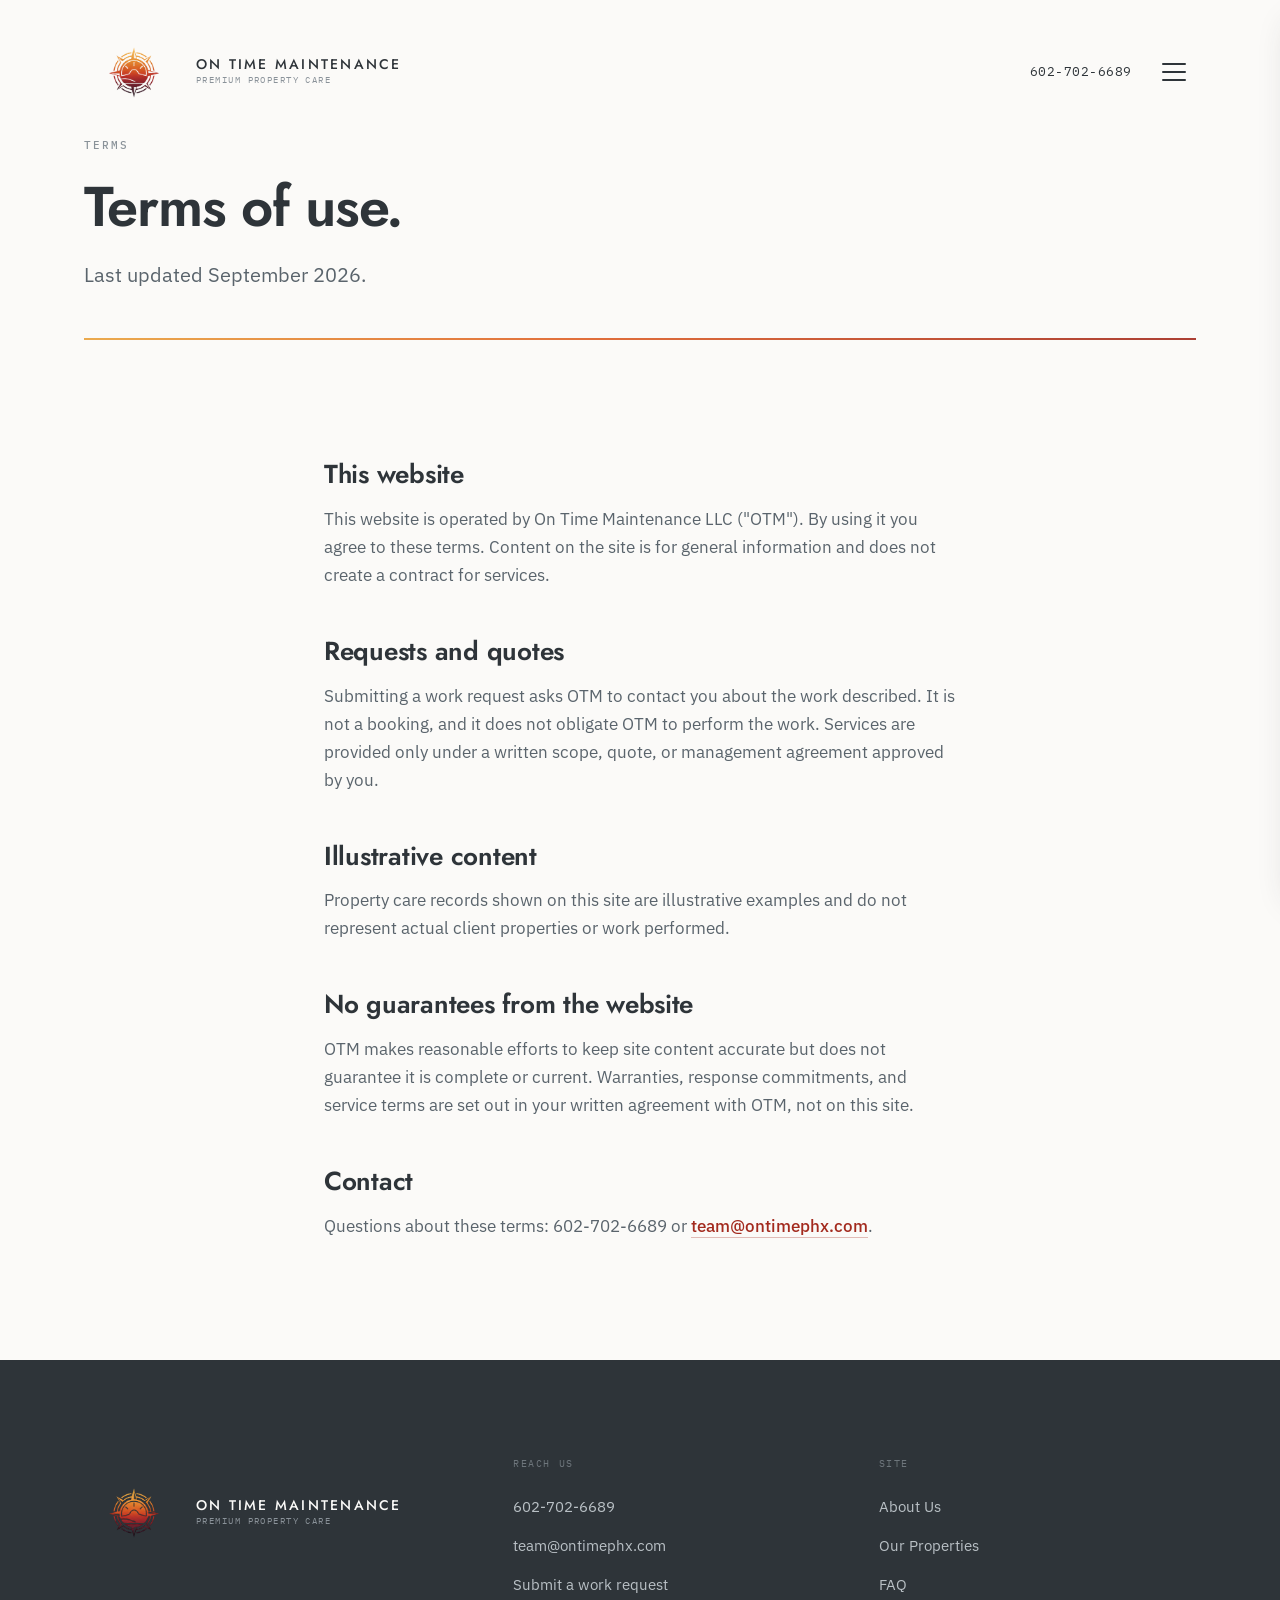
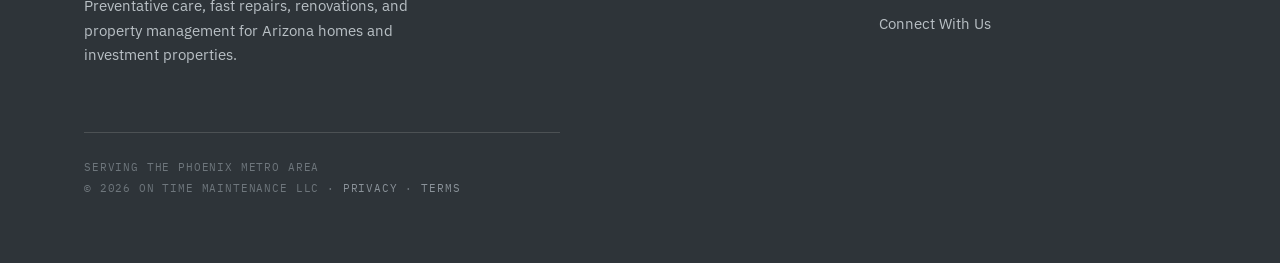
<file: terms.html>
<!DOCTYPE html>
<html lang="en">
<head>
<meta charset="utf-8">
<meta name="viewport" content="width=device-width, initial-scale=1">
<title>Terms — On Time Maintenance</title>
<meta name="description" content="Terms of use for the On Time Maintenance website.">
<link rel="canonical" href="https://ontimephx.com/terms">
<meta property="og:title" content="Terms — On Time Maintenance">
<meta property="og:description" content="Terms of use for the On Time Maintenance website.">
<meta property="og:type" content="website">
<meta name="theme-color" content="#FBFAF8">
<link rel="icon" href="/favicon.png" type="image/png">
<link rel="preconnect" href="https://fonts.googleapis.com">
<link rel="preconnect" href="https://fonts.gstatic.com" crossorigin>
<link href="https://fonts.googleapis.com/css2?family=Jost:wght@400;500;600&family=IBM+Plex+Mono:wght@400;500&family=IBM+Plex+Sans:wght@400;500;600&display=swap" rel="stylesheet">
<link rel="stylesheet" href="/css/site.css">
<script type="application/ld+json">
{"@context":"https://schema.org","@type":"LocalBusiness","name":"On Time Maintenance LLC","description":"Premium property care for Arizona homes and investment properties — routine maintenance, urgent repairs, renovations, and property management.","telephone":"+16027026689","areaServed":"Phoenix, Arizona","address":{"@type":"PostalAddress","addressLocality":"Phoenix","addressRegion":"AZ","addressCountry":"US"},"url":"https://REPLACE-WITH-YOUR-DOMAIN.com/"}
</script>
</head>
<body>
<header id="hdr">
  <div class="bar">
    <a class="brand" href="/" aria-label="On Time Maintenance, home">
      <img src="/img/otm-logo.png" alt="On Time Maintenance" class="logo-img">
      <span><b>On Time Maintenance</b><span>Premium Property Care</span></span>
    </a>
    <div class="bar-right">
      <a class="tel" href="tel:+16027026689">602-702-6689</a>
      <button class="burger" id="burger" aria-expanded="false" aria-controls="menu" aria-label="Open menu"><span><i></i><i></i><i></i></span></button>
    </div>
  </div>
</header>
<div class="scrim" id="scrim" hidden></div>
<nav class="panel" id="menu" role="dialog" aria-modal="true" aria-label="Main menu" hidden>
  <div class="panel-head"><button class="burger" id="closeBtn" aria-label="Close menu"><span><i></i><i></i><i></i></span></button></div>
  <div class="panel-nav">
    <a href="/about"><em>About Us</em><small>Who you're handing it to</small></a>
    <a href="/properties"><em>Our Properties</em><small>What we look after</small></a>
    <a href="/faq"><em>FAQ</em><small>How this works</small></a>
    <a href="/request"><em>Submit Work Request</em><small>Start a request</small></a>
    <a href="/connect"><em>Connect With Us</em><small>Call or email</small></a>
  </div>
  <div class="panel-foot">
    <a class="btn btn--primary btn--full" href="/request">Submit a work request</a>
    <a class="contact-row" href="tel:+16027026689"><small>Call</small><b>602-702-6689</b></a>
    <a class="contact-row" href="#" data-email><small>Email</small><b></b></a>
    <p class="panel-note">Serving the Phoenix metro area<br>On Time Maintenance LLC · Phoenix, Arizona</p>
  </div>
</nav>
<main id="top">
<section class="page-hero "><div class="wrap">
  <p class="eyebrow">Terms</p>
  <h1>Terms of use.</h1>
  <p class="lead">Last updated September 2026.</p>
</div></section>
<div class="wrap"><hr class="rule"></div>

<section><div class="wrap prose" style="max-width:760px">
<h3 style="margin-top:0">This website</h3>
<p>This website is operated by On Time Maintenance LLC ("OTM"). By using it you agree to these terms. Content on the site is for general information and does not create a contract for services.</p>
<h3>Requests and quotes</h3>
<p>Submitting a work request asks OTM to contact you about the work described. It is not a booking, and it does not obligate OTM to perform the work. Services are provided only under a written scope, quote, or management agreement approved by you.</p>
<h3>Illustrative content</h3>
<p>Property care records shown on this site are illustrative examples and do not represent actual client properties or work performed.</p>
<h3>No guarantees from the website</h3>
<p>OTM makes reasonable efforts to keep site content accurate but does not guarantee it is complete or current. Warranties, response commitments, and service terms are set out in your written agreement with OTM, not on this site.</p>
<h3>Contact</h3>
<p>Questions about these terms: 602-702-6689 or <a class="inline" href="#" data-email></a>.</p>
</div></section>
</main>
<footer id="connect-footer">
  <div class="wrap foot-grid">
    <div>
      <a class="brand" href="/" style="margin-bottom:var(--s3)">
        <img src="/img/otm-logo.png" alt="On Time Maintenance" class="logo-img">
        <span><b>On Time Maintenance</b><span>Premium Property Care</span></span>
      </a>
      <p style="font-size:15px;max-width:36ch">Preventative care, fast repairs, renovations, and property management for Arizona homes and investment properties.</p>
    </div>
    <div>
      <p class="foot-label">Reach us</p>
      <a href="tel:+16027026689">602-702-6689</a>
      <a href="#" data-email></a>
      <a href="/request">Submit a work request</a>
    </div>
    <div>
      <p class="foot-label">Site</p>
      <a href="/about">About Us</a><a href="/properties">Our Properties</a>
      <a href="/faq">FAQ</a><a href="/connect">Connect With Us</a>
    </div>
  </div>
  <div class="wrap"><p class="foot-legal">
    Serving the Phoenix metro area<br>
    © 2026 On Time Maintenance LLC · <a href="/privacy">Privacy</a> · <a href="/terms">Terms</a>
  </p></div>
</footer>
<div class="sticky" id="sticky">
  <a class="btn btn--primary" href="/request">Submit request</a>
  <a class="btn btn--secondary" href="tel:+16027026689">Call</a>
</div>
<script src="/js/site.js"></script>
</body>
</html>
</file>
<file: css/site.css>
:root{
  --ironwood:#2E3439;--slate:#5A646C;--ash:#8A9299;
  --gypsum:#FBFAF8;--caliche:#F2EDE6;--hairline:#E3DDD4;
  --amber:#E9A13B;--signal:#DE5F26;--ocotillo:#A32A1E;--paloverde:#6E7C63;
  --ridge:linear-gradient(180deg,#E9A13B 0%,#DE5F26 45%,#A32A1E 100%);
  --ridge-h:linear-gradient(90deg,#E9A13B 0%,#DE5F26 45%,#A32A1E 100%);
  --font-display:'Jost','Futura','Century Gothic',sans-serif;
  --font-body:'IBM Plex Sans',-apple-system,'Segoe UI',sans-serif;
  --font-mono:'IBM Plex Mono',ui-monospace,monospace;
  --step--1:.875rem;--step-0:1.0625rem;--step-1:1.25rem;
  --step-2:1.625rem;--step-3:clamp(1.75rem,4vw,2.25rem);--step-4:clamp(2.5rem,7vw,4.25rem);
  --s1:8px;--s2:16px;--s3:24px;--s4:32px;--s5:48px;--s6:64px;--s7:96px;
  --section-y:clamp(64px,10vw,120px);--gutter:clamp(20px,5vw,64px);
  --max-w:1240px;--radius:4px;--radius-lg:8px;
  --border:1px solid var(--hairline);
  --shadow-md:0 12px 32px -12px rgba(46,52,57,.18);
  --ease:cubic-bezier(.22,.61,.36,1);--fast:160ms;--base:240ms;--slow:420ms;
}
*{box-sizing:border-box;margin:0;padding:0}
html{scroll-behavior:smooth;-webkit-text-size-adjust:100%}
body{background:var(--gypsum);color:var(--slate);font:400 var(--step-0)/1.65 var(--font-body);overflow-x:hidden}
body.locked{overflow:hidden}
h1,h2,h3{font-family:var(--font-display);font-weight:600;color:var(--ironwood);letter-spacing:-.02em;line-height:1.1}
h1{font-size:var(--step-4);line-height:1.02}
h2{font-size:var(--step-3)}
h3{font-size:var(--step-2);letter-spacing:-.01em}
a{color:inherit}
img{max-width:100%;display:block}
.wrap{max-width:var(--max-w);margin:0 auto;padding:0 var(--gutter)}
.eyebrow{font-family:var(--font-mono);font-size:11px;font-weight:500;letter-spacing:.18em;text-transform:uppercase;color:var(--ash)}
.lead{font-size:var(--step-1);line-height:1.55;color:var(--slate);max-width:60ch}
p{max-width:68ch}
section{padding:var(--section-y) 0;position:relative}
.rule{height:2px;background:var(--ridge-h);border:0;opacity:.9}
.mt2{margin-top:var(--s2)}.mt3{margin-top:var(--s3)}.mt4{margin-top:var(--s4)}.mt5{margin-top:var(--s5)}
.h2-gap{margin:var(--s3) 0 var(--s2)}
.prose p+p{margin-top:var(--s2)}
.prose h3{margin:var(--s5) 0 var(--s2)}
.prose ul{padding-left:1.2em;max-width:68ch}
.prose li+li{margin-top:8px}
.prose strong{color:var(--ironwood);font-weight:500}
.inline{color:var(--ocotillo);font-weight:500;text-decoration:none;border-bottom:1px solid rgba(163,42,30,.3)}
.inline:hover{border-color:var(--ocotillo)}

.btn{display:inline-flex;align-items:center;justify-content:center;gap:10px;
  font-family:var(--font-display);font-weight:500;font-size:15px;letter-spacing:.12em;text-transform:uppercase;
  padding:15px 28px;min-height:48px;border-radius:var(--radius);text-decoration:none;cursor:pointer;
  border:1.5px solid transparent;transition:all var(--fast) var(--ease)}
.btn--primary{background:var(--signal);color:#fff}
.btn--primary:hover{background:var(--ocotillo);transform:translateY(-1px)}
.btn--primary:disabled{opacity:.7;cursor:default;transform:none}
.btn--secondary{border-color:var(--ironwood);color:var(--ironwood);background:transparent}
.btn--secondary:hover{background:var(--ironwood);color:var(--gypsum)}
.btn--onDark{border-color:rgba(251,250,248,.45);color:var(--gypsum);background:transparent}
.btn--onDark:hover{background:var(--gypsum);color:var(--ironwood)}
.btn--full{width:100%}
:focus-visible{outline:2px solid var(--ironwood);outline-offset:3px;border-radius:2px}
.dark :focus-visible{outline-color:var(--amber)}

header{position:fixed;inset:0 0 auto 0;z-index:60;transition:background var(--base) var(--ease)}
header.pinned{background:rgba(251,250,248,.94);backdrop-filter:blur(10px);border-bottom:var(--border)}
.bar{display:flex;align-items:center;justify-content:space-between;gap:var(--s3);
  padding:22px var(--gutter);max-width:var(--max-w);margin:0 auto;transition:padding var(--base) var(--ease)}
header.pinned .bar{padding:14px var(--gutter)}
.brand{display:flex;align-items:center;gap:12px;text-decoration:none}
.brand svg{width:36px;height:36px;flex:none}
.brand img{width:100px;height:100px;flex:none;object-fit:contain;display:block}
.logo-img{width:100px;height:100px;flex:none;object-fit:contain;display:block}
.brand b{font-family:var(--font-display);font-weight:500;font-size:14px;letter-spacing:.16em;
  text-transform:uppercase;color:var(--ironwood);line-height:1.2;display:block}
.brand span{font-family:var(--font-mono);font-size:9px;letter-spacing:.16em;text-transform:uppercase;color:var(--ash)}
.bar-right{display:flex;align-items:center;gap:var(--s2)}
.tel{font-family:var(--font-mono);font-size:13px;letter-spacing:.04em;color:var(--ironwood);text-decoration:none;padding:10px 4px;white-space:nowrap}
.tel:hover{color:var(--signal)}
.burger{width:44px;height:44px;display:grid;place-items:center;background:none;border:0;cursor:pointer}
.burger i{display:block;width:24px;height:2px;background:var(--ironwood);border-radius:2px;
  transition:transform var(--base) var(--ease),opacity var(--fast) var(--ease)}
.burger i+i{margin-top:6px}
.burger[aria-expanded="true"] i:nth-child(1){transform:translateY(8px) rotate(45deg)}
.burger[aria-expanded="true"] i:nth-child(2){opacity:0}
.burger[aria-expanded="true"] i:nth-child(3){transform:translateY(-8px) rotate(-45deg)}
@media(max-width:560px){.tel{display:none}}

.scrim{position:fixed;inset:0;background:rgba(46,52,57,.4);opacity:0;visibility:hidden;
  transition:opacity var(--base) var(--ease),visibility var(--base);z-index:70}
.scrim.open{opacity:1;visibility:visible}
.panel{position:fixed;top:0;right:0;bottom:0;width:min(480px,100%);background:var(--gypsum);z-index:80;
  transform:translateX(100%);transition:transform var(--slow) var(--ease);
  display:flex;flex-direction:column;overflow-y:auto;box-shadow:var(--shadow-md)}
.panel.open{transform:translateX(0)}
.panel-head{display:flex;justify-content:flex-end;padding:22px var(--gutter) 0}
.panel-nav{padding:var(--s4) var(--gutter) 0;flex:1}
.panel-nav a{display:block;text-decoration:none;padding:20px 0;border-top:var(--border);
  opacity:0;transform:translateY(12px);transition:opacity var(--base) var(--ease),transform var(--base) var(--ease)}
.panel.open .panel-nav a{opacity:1;transform:none}
.panel.open .panel-nav a:nth-child(1){transition-delay:120ms}
.panel.open .panel-nav a:nth-child(2){transition-delay:160ms}
.panel.open .panel-nav a:nth-child(3){transition-delay:200ms}
.panel.open .panel-nav a:nth-child(4){transition-delay:240ms}
.panel.open .panel-nav a:nth-child(5){transition-delay:280ms}
.panel-nav a:last-child{border-bottom:var(--border)}
.panel-nav em{display:block;font-family:var(--font-display);font-style:normal;font-weight:500;
  font-size:clamp(24px,6vw,30px);letter-spacing:.1em;text-transform:uppercase;color:var(--ironwood);line-height:1.15}
.panel-nav a[aria-current="page"] em{color:var(--signal)}
.panel-nav small{display:block;margin-top:8px;font-family:var(--font-mono);font-size:10px;letter-spacing:.14em;text-transform:uppercase;color:var(--ash)}
.panel-nav a:hover em{color:var(--signal)}
.panel-foot{background:var(--caliche);padding:var(--s4) var(--gutter) var(--s5);margin-top:var(--s5);border-top:2px solid transparent;border-image:var(--ridge-h) 1}
.panel-foot .btn{margin-bottom:var(--s3)}
.contact-row{display:flex;flex-direction:column;gap:2px;padding:14px 0;border-top:1px solid rgba(46,52,57,.1);text-decoration:none}
.contact-row small{font-family:var(--font-mono);font-size:10px;letter-spacing:.14em;text-transform:uppercase;color:var(--ash)}
.contact-row b{font-family:var(--font-body);font-weight:500;font-size:17px;color:var(--ironwood)}
.contact-row:hover b{color:var(--signal)}
.panel-note{margin-top:var(--s3);font-family:var(--font-mono);font-size:10px;letter-spacing:.1em;text-transform:uppercase;color:var(--ash);line-height:1.9}

.hero{padding-top:calc(var(--s7) + 60px);padding-bottom:var(--s6)}
.hero-grid{display:grid;gap:var(--s6);align-items:center}
@media(min-width:940px){.hero-grid{grid-template-columns:1.15fr .85fr;gap:var(--s7)}}
.hero h1{margin:var(--s3) 0 var(--s3)}
.hero .lead{margin-bottom:var(--s5)}
.hero-cta{display:flex;flex-wrap:wrap;gap:var(--s2)}
@media(max-width:520px){.hero-cta .btn{width:100%}}
.page-hero{padding-top:calc(var(--s7) + 40px);padding-bottom:var(--s5)}
.page-hero h1{font-size:clamp(2.2rem,5.5vw,3.5rem);margin:var(--s3) 0 var(--s3);max-width:16ch}

.chart{background:#fff;border:var(--border);border-radius:var(--radius-lg);box-shadow:var(--shadow-md);overflow:hidden}
.chart-top{padding:18px 20px;border-bottom:var(--border);display:flex;justify-content:space-between;align-items:center;gap:12px}
.chart-top b{font-family:var(--font-mono);font-size:10px;font-weight:500;letter-spacing:.16em;text-transform:uppercase;color:var(--ironwood)}
.chart-top i{font-style:normal;font-family:var(--font-mono);font-size:10px;letter-spacing:.1em;color:var(--ash)}
.chart-row{display:grid;grid-template-columns:14px 1fr auto;gap:12px;align-items:center;padding:14px 20px;border-bottom:1px solid #F2EFEA}
.chart-row span{font-size:15px;color:var(--ironwood)}
.chart-row time{font-family:var(--font-mono);font-size:10.5px;letter-spacing:.06em;text-transform:uppercase;color:var(--ash);text-align:right}
.dot{width:9px;height:9px;border-radius:50%;background:var(--paloverde);justify-self:center}
.dot--watch{background:var(--amber)}
.dot--due{background:var(--signal)}
.chart-foot{padding:14px 20px;background:var(--caliche);font-family:var(--font-mono);font-size:9.5px;letter-spacing:.12em;text-transform:uppercase;color:var(--ash);line-height:1.7}
.legend{display:flex;flex-wrap:wrap;gap:14px;padding:12px 20px;border-bottom:var(--border)}
.legend b{display:flex;align-items:center;gap:6px;font-family:var(--font-mono);font-size:9.5px;font-weight:400;letter-spacing:.1em;text-transform:uppercase;color:var(--ash)}
@media(prefers-reduced-motion:no-preference){
  .dot--due{animation:pulse 2.4s var(--ease) 1.2s 2}
  @keyframes pulse{0%,100%{box-shadow:0 0 0 0 rgba(222,95,38,0)}50%{box-shadow:0 0 0 5px rgba(222,95,38,.18)}}
}

.split{display:grid;gap:var(--s3)}
@media(min-width:900px){.split{grid-template-columns:200px 1fr;gap:var(--s6)}}
.cards{display:grid;gap:var(--s2);margin-top:var(--s5)}
@media(min-width:700px){.cards--4{grid-template-columns:repeat(2,1fr)}.cards--2{grid-template-columns:repeat(2,1fr)}.cards--3{grid-template-columns:repeat(3,1fr)}}
@media(min-width:1040px){.cards--4{grid-template-columns:repeat(4,1fr)}}
.card{background:#fff;border:var(--border);border-radius:var(--radius);padding:var(--s4) var(--s3);position:relative}
.card h3{font-size:var(--step-1);margin-bottom:10px}
.card p{font-size:var(--step--1);line-height:1.7;max-width:none}
.card .eyebrow{display:block;margin-bottom:14px}
.card--link{text-decoration:none;display:block;transition:border-color var(--fast)}
.card--link:hover{border-color:var(--signal)}
.step{padding-top:var(--s4)}
.step::before{content:"";position:absolute;top:0;left:0;width:44px;height:3px;background:var(--ridge-h)}
.sand{background:var(--caliche)}
.dark{background:var(--ironwood)}
.dark h1,.dark h2,.dark h3{color:var(--gypsum)}
.dark p{color:#B9C0C5}
.dark .eyebrow{color:#8A9299}
.dark .card{background:transparent;border:0;border-top:1px solid rgba(251,250,248,.16);border-radius:0;padding:var(--s3) 0 0}
.points p{padding:18px 0;border-bottom:var(--border)}
.points strong{color:var(--ironwood);font-weight:500}

.acc{border-top:var(--border)}
.acc button{width:100%;display:flex;justify-content:space-between;align-items:center;gap:var(--s3);
  background:none;border:0;border-bottom:var(--border);padding:22px 0;text-align:left;cursor:pointer;
  font-family:var(--font-display);font-weight:500;font-size:var(--step-1);color:var(--ironwood);letter-spacing:-.01em}
.acc button:hover{color:var(--signal)}
.acc .plus{flex:none;width:16px;height:16px;position:relative}
.acc .plus::before,.acc .plus::after{content:"";position:absolute;background:var(--signal);transition:transform var(--base) var(--ease)}
.acc .plus::before{inset:7px 0 7px 0;height:2px}
.acc .plus::after{inset:0 7px 0 7px;width:2px}
.acc button[aria-expanded="true"] .plus::after{transform:rotate(90deg)}
.acc .body{max-height:0;overflow:hidden;transition:max-height var(--base) var(--ease);border-bottom:var(--border)}
.acc .body p{padding:0 0 24px;font-size:var(--step--1)}
.acc .body p+p{padding-top:0}
.faq-group{margin-top:var(--s6)}
.faq-group h2{margin-bottom:var(--s3);font-size:var(--step-2)}

.form{background:#fff;border:var(--border);border-radius:var(--radius-lg);padding:var(--s4) var(--s3);max-width:720px}
@media(min-width:700px){.form{padding:var(--s5)}}
fieldset{border:0;margin-bottom:var(--s5)}
legend{font-family:var(--font-mono);font-size:10px;letter-spacing:.16em;text-transform:uppercase;color:var(--ash);padding-bottom:var(--s3)}
.field{margin-bottom:var(--s3)}
.duo{display:grid;gap:var(--s3)}
@media(min-width:560px){.duo{grid-template-columns:1fr 1fr}}
label{display:block;font-family:var(--font-mono);font-size:10.5px;font-weight:500;letter-spacing:.12em;text-transform:uppercase;color:var(--ironwood);margin-bottom:8px}
label .opt{color:var(--ash);letter-spacing:.08em}
input[type=text],input[type=tel],input[type=email],select,textarea{
  width:100%;font:400 16px/1.5 var(--font-body);color:var(--ironwood);background:var(--gypsum);
  border:var(--border);border-radius:var(--radius);padding:14px 14px;min-height:50px;transition:border-color var(--fast)}
textarea{min-height:120px;resize:vertical}
input:focus,select:focus,textarea:focus{border-color:var(--signal);outline:2px solid rgba(222,95,38,.18);outline-offset:0}
::placeholder{color:var(--ash)}
.choices{display:flex;flex-wrap:wrap;gap:10px}
.choice{position:relative;display:inline-block;margin:0;text-transform:none;letter-spacing:0}
.choice input{position:absolute;opacity:0;width:100%;height:100%;cursor:pointer;margin:0}
.choice span{display:flex;align-items:center;border:var(--border);border-radius:var(--radius);padding:12px 18px;min-height:44px;
  font-family:var(--font-body);font-size:15px;font-weight:400;color:var(--slate);cursor:pointer;transition:all var(--fast)}
.choice input:checked+span{border-color:var(--signal);background:rgba(222,95,38,.06);color:var(--ironwood);font-weight:500}
.choice input:focus-visible+span{outline:2px solid var(--ironwood);outline-offset:2px}
.consent{display:flex;gap:12px;align-items:flex-start;font-size:14.5px;line-height:1.6;text-transform:none;letter-spacing:0;font-family:var(--font-body);color:var(--slate);font-weight:400}
.consent input{margin-top:3px;width:20px;height:20px;accent-color:var(--signal);flex:none}
.err{display:none;color:var(--ocotillo);font-size:13.5px;margin-top:7px}
.field.invalid .err{display:block}
.field.invalid input,.field.invalid textarea,.field.invalid select{border-color:var(--ocotillo)}
.alert{display:none;border:1px solid var(--ocotillo);border-left:4px solid var(--ocotillo);background:rgba(163,42,30,.04);border-radius:var(--radius);padding:var(--s3);margin-bottom:var(--s3)}
.alert.show{display:block}
.alert b{display:block;color:var(--ocotillo);font-family:var(--font-display);font-weight:600;font-size:17px;margin-bottom:6px}
.alert p{font-size:14.5px;margin-bottom:14px}
.fail{display:none;color:var(--ocotillo);font-size:14.5px;margin-top:var(--s2)}
.fail.show{display:block}
.done{display:none;background:#fff;border:var(--border);border-left:4px solid var(--paloverde);border-radius:var(--radius-lg);padding:var(--s5) var(--s4);max-width:720px}
.done.show{display:block}
.done h2{margin:var(--s2) 0 6px;font-size:var(--step-2)}
.check{width:40px;height:40px;border-radius:50%;background:var(--paloverde);display:grid;place-items:center}
.check svg{width:20px;height:20px}
.hp{position:absolute;left:-9999px;opacity:0;height:0;width:0;overflow:hidden}

.contact-cards{display:grid;gap:var(--s2);margin-top:var(--s5)}
@media(min-width:700px){.contact-cards{grid-template-columns:repeat(3,1fr)}}
.contact-card{background:#fff;border:var(--border);border-radius:var(--radius);padding:var(--s4) var(--s3);text-decoration:none;display:block;transition:border-color var(--fast)}
.contact-card:hover{border-color:var(--signal)}
.contact-card small{display:block;font-family:var(--font-mono);font-size:10px;letter-spacing:.16em;text-transform:uppercase;color:var(--ash);margin-bottom:10px}
.contact-card b{display:block;font-family:var(--font-display);font-weight:500;font-size:var(--step-1);color:var(--ironwood);letter-spacing:-.01em;word-break:break-word}
.contact-card p{font-size:var(--step--1);margin-top:8px;max-width:none}

.people{display:grid;gap:var(--s2);margin-top:var(--s5)}
@media(min-width:700px){.people{grid-template-columns:repeat(2,1fr)}}
.person{background:#fff;border:var(--border);border-radius:var(--radius);padding:var(--s4) var(--s3)}
.person .photo{aspect-ratio:4/3;background:var(--caliche);border-radius:var(--radius);margin-bottom:var(--s3);display:grid;place-items:center;color:var(--ash);font-family:var(--font-mono);font-size:10px;letter-spacing:.14em;text-transform:uppercase}
.person h3{font-size:var(--step-1)}
.person small{display:block;font-family:var(--font-mono);font-size:10px;letter-spacing:.14em;text-transform:uppercase;color:var(--ash);margin:4px 0 12px}
.person p{font-size:var(--step--1);max-width:none}

footer{background:var(--ironwood);color:#B9C0C5;padding:var(--s7) 0 var(--s6)}
.foot-grid{display:grid;gap:var(--s5)}
@media(min-width:760px){.foot-grid{grid-template-columns:1.2fr 1fr 1fr}}
footer .brand b{color:var(--gypsum)}
footer a{color:#B9C0C5;text-decoration:none;display:block;padding:7px 0;font-size:15px}
footer a:hover{color:var(--amber)}
footer .brand{display:flex}
.foot-label{font-family:var(--font-mono);font-size:10px;letter-spacing:.16em;text-transform:uppercase;color:#6E767C;margin-bottom:var(--s2)}
.foot-legal{margin-top:var(--s6);padding-top:var(--s3);border-top:1px solid rgba(251,250,248,.14);font-family:var(--font-mono);font-size:10.5px;letter-spacing:.08em;text-transform:uppercase;color:#6E767C;line-height:2}
.foot-legal a{display:inline;padding:0;font-size:inherit;color:#8A9299}
.sticky{position:fixed;left:0;right:0;bottom:0;z-index:50;display:flex;gap:10px;padding:12px 16px calc(12px + env(safe-area-inset-bottom));
  background:rgba(251,250,248,.96);backdrop-filter:blur(10px);border-top:var(--border);transform:translateY(110%);transition:transform var(--base) var(--ease)}
.sticky.show{transform:none}
.sticky .btn{flex:1;padding:14px 12px;font-size:13px;min-height:46px}
@media(min-width:820px){.sticky{display:none}}
.cta-block{text-align:left}
.cta-block .hero-cta{margin-top:var(--s4)}
@media(prefers-reduced-motion:reduce){
  *,*::before,*::after{animation:none!important;transition:none!important}
  .panel{transition:none}.panel-nav a{opacity:1;transform:none}
}
</file>
